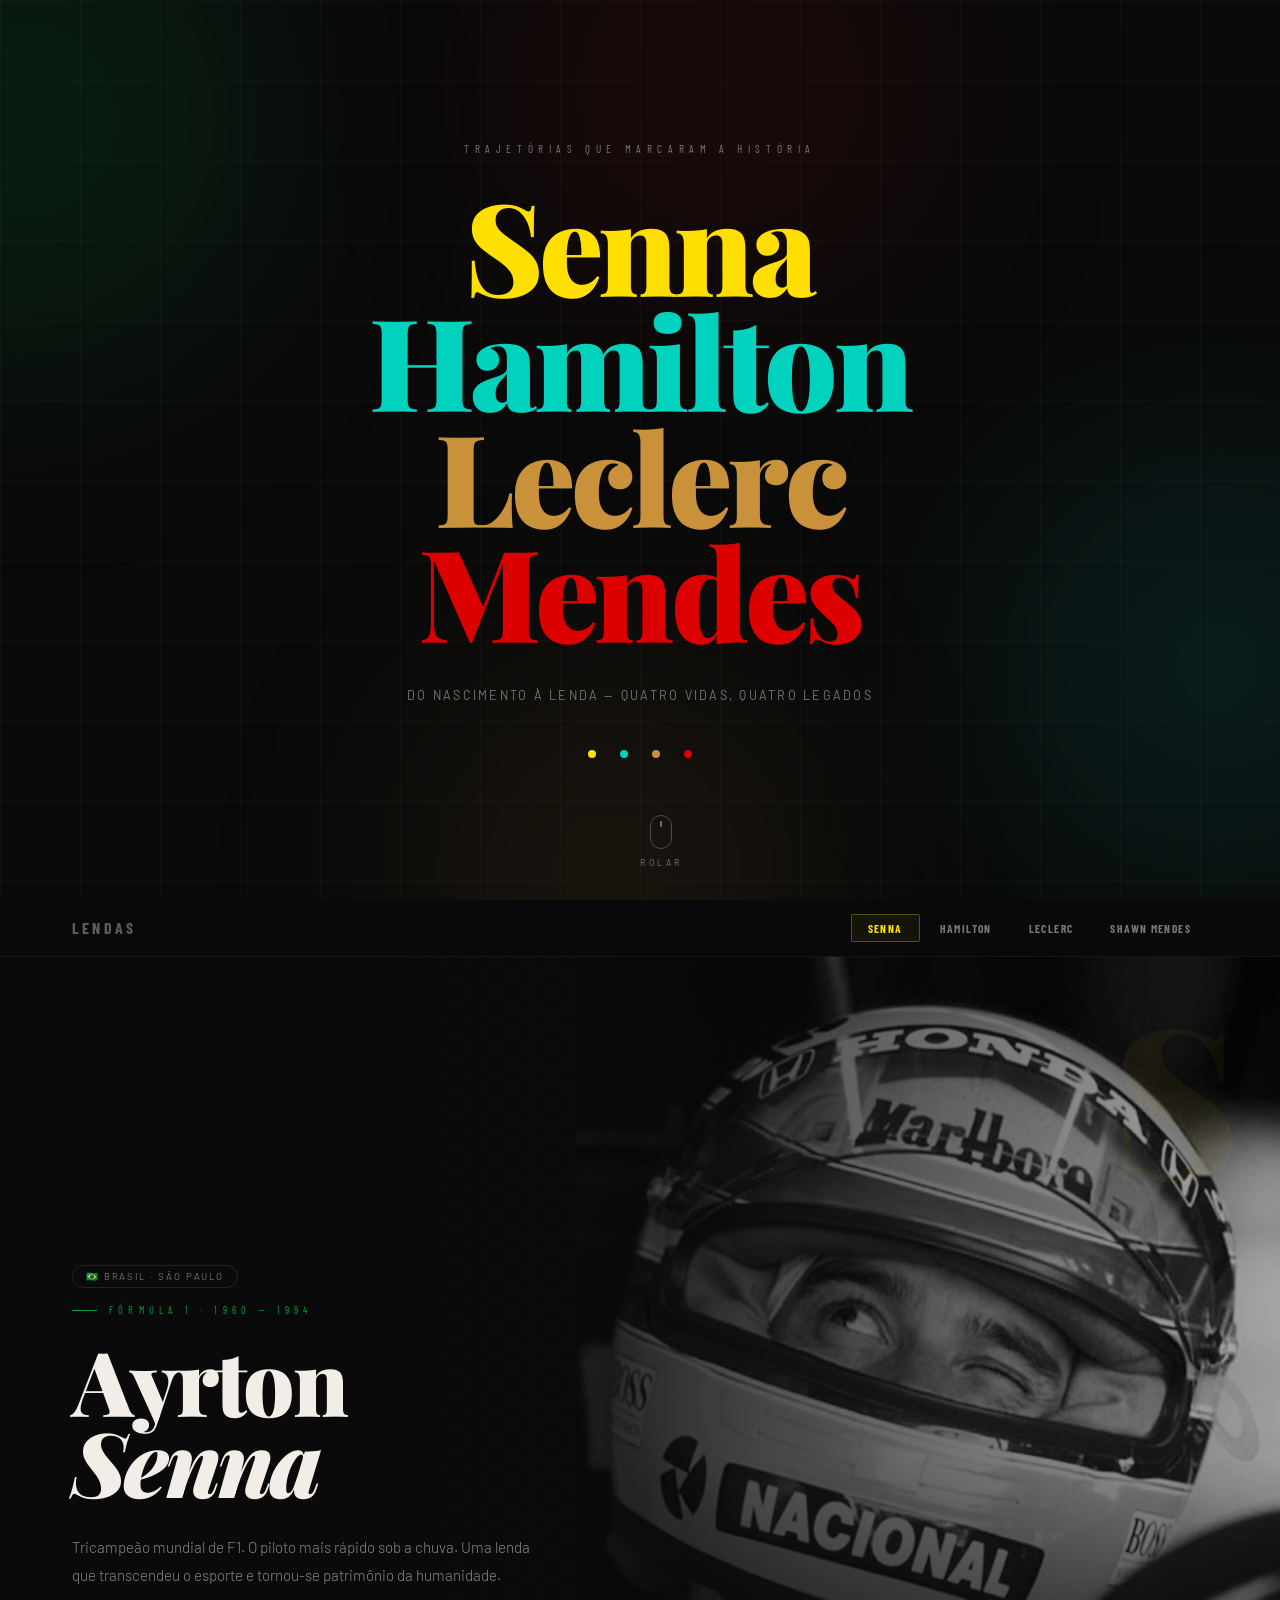
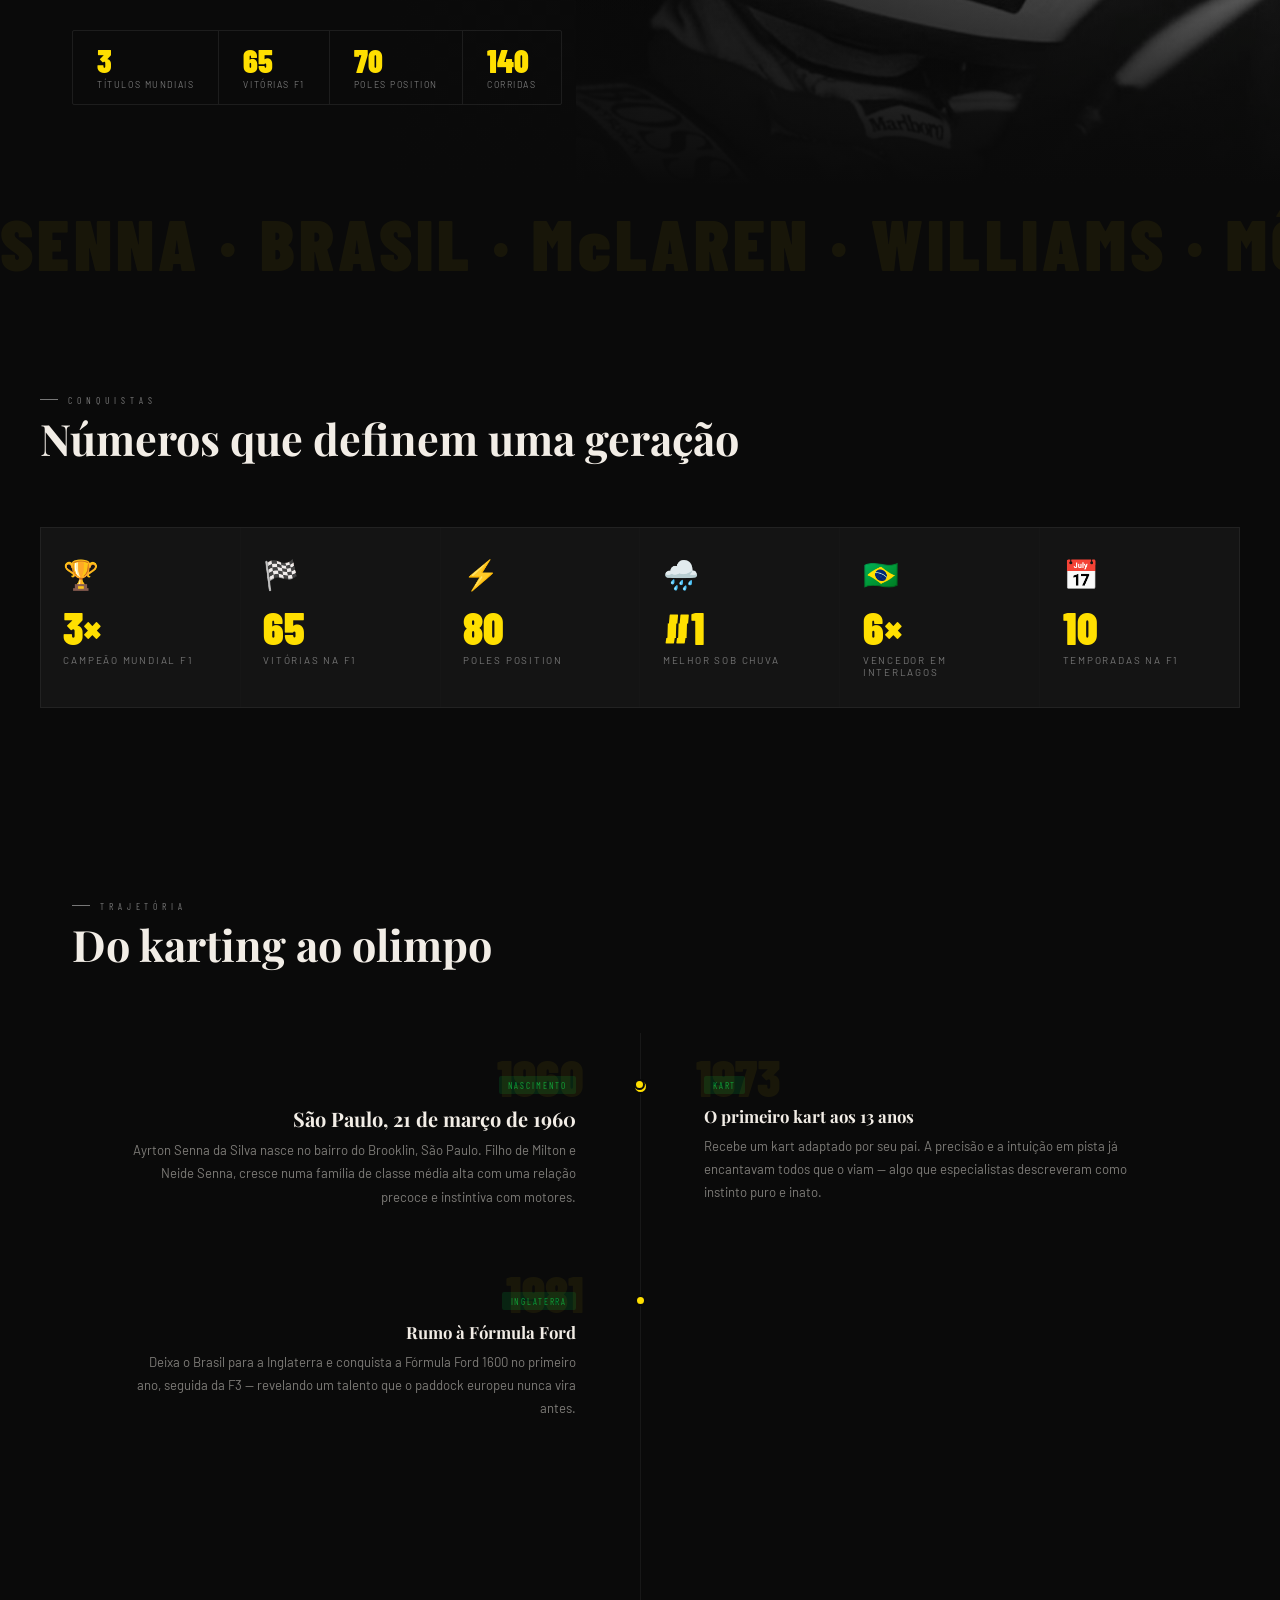
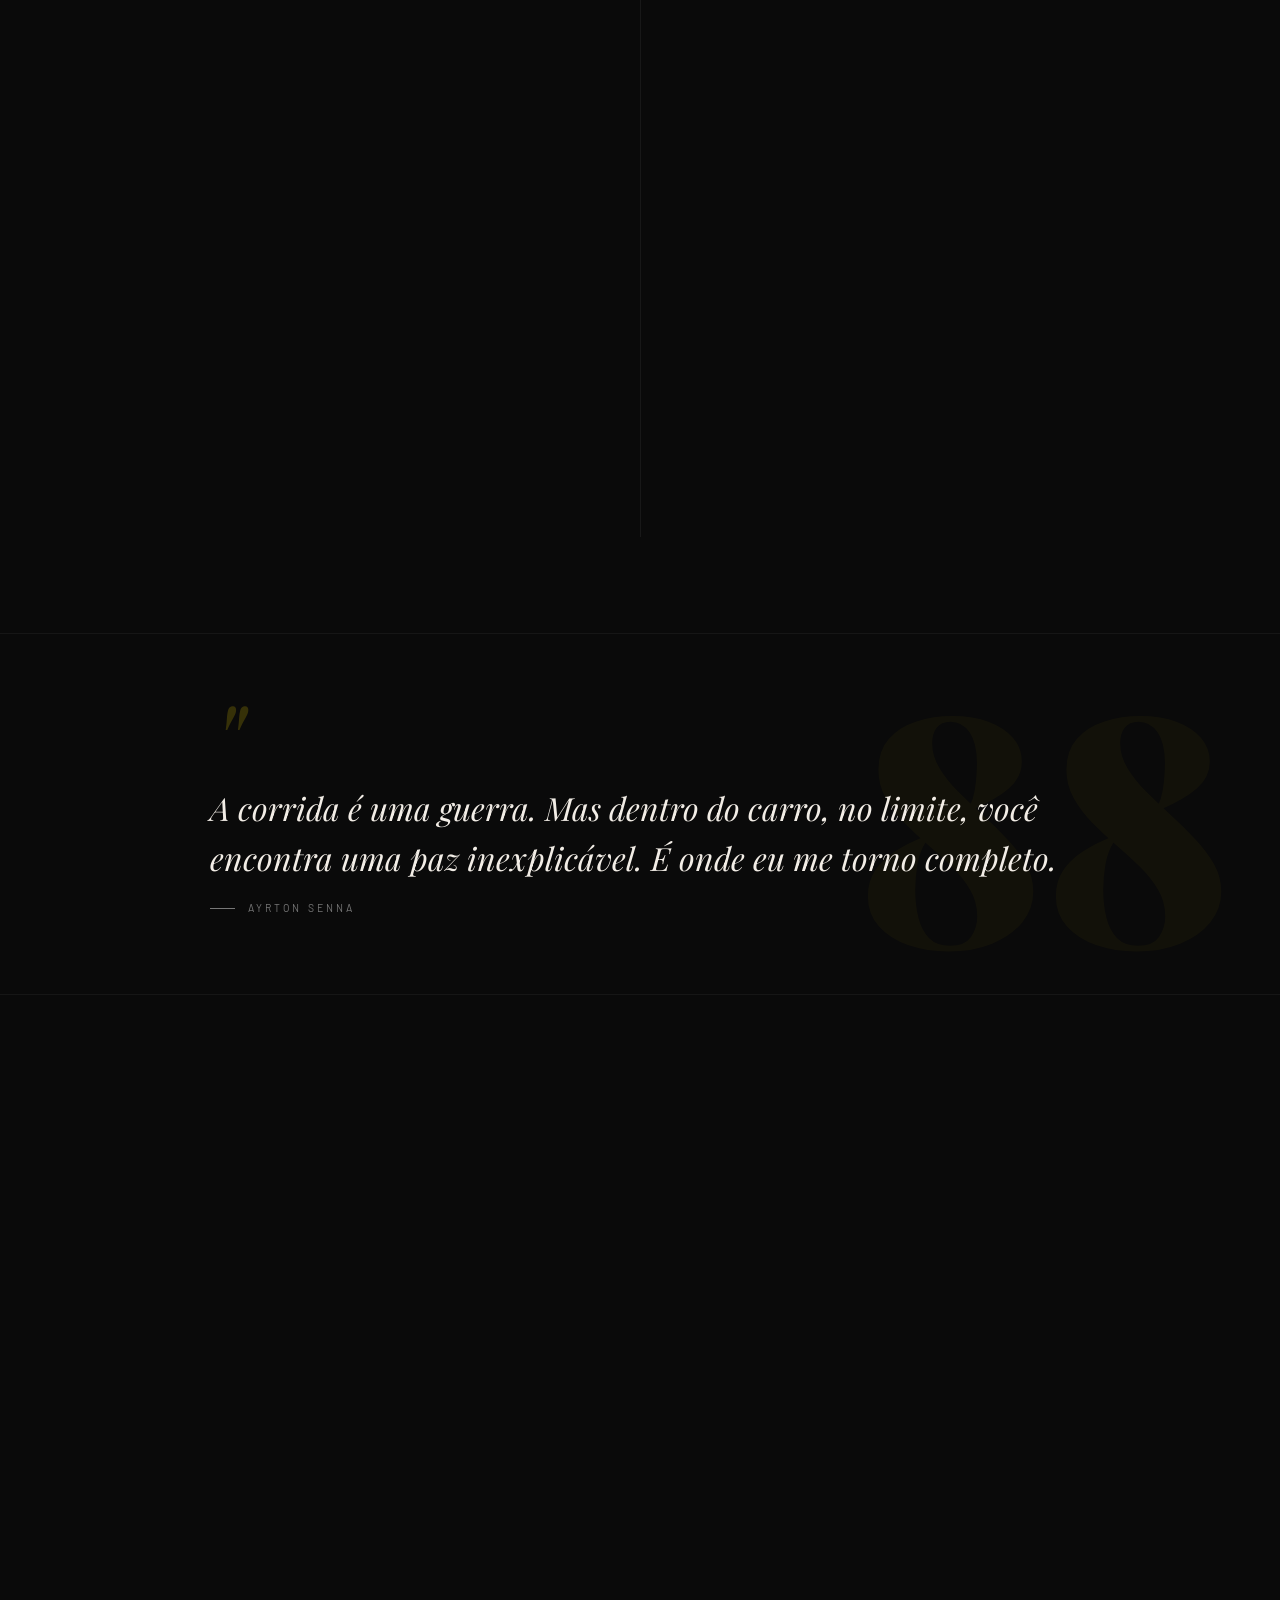
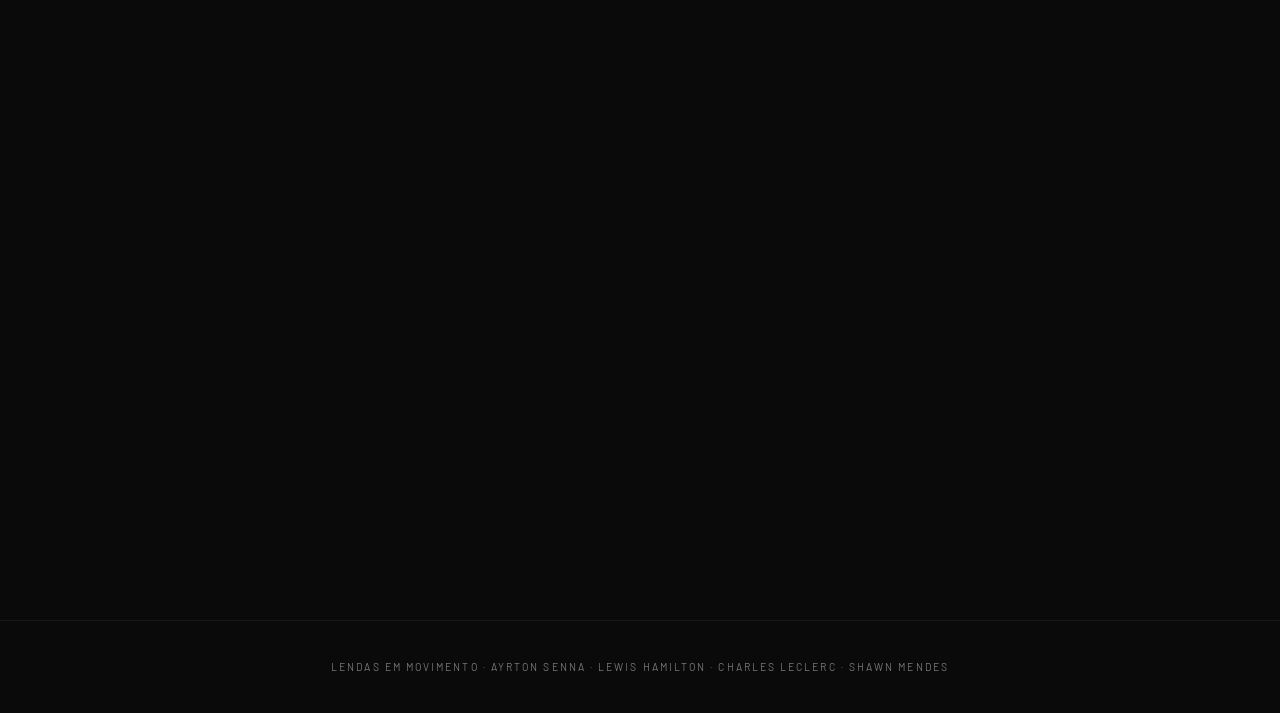
<file: index.html>
<!DOCTYPE html>
<html lang="pt-BR">
<head>
<meta charset="UTF-8"/>
<meta name="viewport" content="width=device-width,initial-scale=1.0"/>
<title>Lendas em Movimento</title>
<link href="https://fonts.googleapis.com/css2?family=Playfair+Display:ital,wght@0,400;0,700;0,900;1,400;1,700&family=Barlow:wght@300;400;500;600;700&family=Barlow+Condensed:wght@400;700;900&display=swap" rel="stylesheet"/>
<style>
*,*::before,*::after{box-sizing:border-box;margin:0;padding:0}
html{scroll-behavior:smooth}
:root{
  --bg:#0a0a0a;--surface:#141414;--surface2:#1c1c1c;--text:#f2ede6;--muted:#777;
  --s1:#009c3b;--s2:#FFDF00;--s3:#002776;
  --h1:#00D2BE;--h2:#c0c0c0;--h3:#005a52;
  --m1:#c8913a;--m2:#f5d89e;--m3:#3d2b00;
  --l1:#DC0000;--l2:#e8c43c;--l3:#7a0000;
}
body{font-family:'Barlow',sans-serif;background:var(--bg);color:var(--text);overflow-x:hidden}
::-webkit-scrollbar{width:3px}::-webkit-scrollbar-track{background:var(--bg)}::-webkit-scrollbar-thumb{background:var(--muted)}

/* ── HERO ── */
.hero{height:100vh;position:relative;display:flex;align-items:center;justify-content:center;overflow:hidden}
.hero-grid{position:absolute;inset:0;background-image:linear-gradient(rgba(255,255,255,.025) 1px,transparent 1px),linear-gradient(90deg,rgba(255,255,255,.025) 1px,transparent 1px);background-size:80px 80px}
.hglows{position:absolute;inset:0;pointer-events:none}
.hglows span{position:absolute;border-radius:50%;filter:blur(130px);animation:glow 7s ease-in-out infinite alternate}
.hglows span:nth-child(1){width:420px;height:420px;background:rgba(0,156,59,.18);left:-15%;top:-10%;animation-delay:0s}
.hglows span:nth-child(2){width:380px;height:380px;background:rgba(0,210,190,.13);right:-10%;bottom:5%;animation-delay:2.5s}
.hglows span:nth-child(3){width:330px;height:330px;background:rgba(200,145,58,.12);left:35%;bottom:-15%;animation-delay:5s}
.hglows span:nth-child(4){width:350px;height:350px;background:rgba(220,0,0,.12);right:30%;top:-10%;animation-delay:3.5s}
@keyframes glow{from{opacity:.4;transform:scale(1)}to{opacity:1;transform:scale(1.25)}}
.hero-content{position:relative;z-index:2;text-align:center;padding:2rem}
.hero-eyebrow{font-family:'Barlow Condensed',sans-serif;font-size:.7rem;letter-spacing:.5em;text-transform:uppercase;color:var(--muted);margin-bottom:2rem;opacity:0;animation:fadeUp .8s .3s forwards}
.hero-title{font-family:'Playfair Display',serif;font-size:clamp(3rem,10vw,8.5rem);font-weight:900;line-height:.9;letter-spacing:-.03em;margin-bottom:2.5rem}
.hero-title .line{display:block;opacity:0;animation:lineIn 1s forwards;cursor:pointer;transition:opacity .2s}
.hero-title .line:hover{opacity:.65}
.hero-title .line:nth-child(1){animation-delay:.5s;color:var(--s2)}
.hero-title .line:nth-child(2){animation-delay:.72s;color:var(--h1)}
.hero-title .line:nth-child(3){animation-delay:.94s;color:var(--m1)}
.hero-title .line:nth-child(4){animation-delay:1.16s;color:var(--l1)}
@keyframes lineIn{from{opacity:0;transform:translateX(-50px) skewX(-6deg)}to{opacity:1;transform:none}}
.hero-sub{font-size:.78rem;letter-spacing:.18em;text-transform:uppercase;color:var(--muted);opacity:0;animation:fadeUp .8s 1.5s forwards;margin-bottom:3rem}
.hero-dots{display:flex;gap:1.5rem;justify-content:center;opacity:0;animation:fadeUp .8s 1.8s forwards}
.hdot{width:8px;height:8px;border-radius:50%;cursor:pointer;transition:transform .3s}
.hdot:nth-child(1){background:var(--s2)}.hdot:nth-child(2){background:var(--h1)}.hdot:nth-child(3){background:var(--m1)}.hdot:nth-child(4){background:var(--l1)}
.hdot:hover{transform:scale(2.2)}
.hero-scroll{position:absolute;bottom:2rem;left:50%;transform:translateX(-50%);opacity:0;animation:fadeUp .8s 2.2s forwards;cursor:pointer;display:flex;flex-direction:column;align-items:center;gap:.5rem}
.hero-scroll span{font-size:.55rem;letter-spacing:.4em;text-transform:uppercase;color:var(--muted)}
.mouse{width:22px;height:34px;border:1.5px solid rgba(255,255,255,.25);border-radius:11px;display:flex;justify-content:center;padding-top:5px}
.wheel{width:2px;height:6px;background:rgba(255,255,255,.4);border-radius:1px;animation:wh 1.5s ease-in-out infinite}
@keyframes wh{0%,100%{transform:translateY(0);opacity:1}50%{transform:translateY(6px);opacity:.2}}

/* ── NAV ── */
nav{position:sticky;top:0;z-index:200;background:rgba(10,10,10,.92);backdrop-filter:blur(20px);border-bottom:1px solid rgba(255,255,255,.05)}
.nav-inner{max-width:1200px;margin:0 auto;display:flex;align-items:center;justify-content:space-between;padding:.85rem 2rem}
.nav-logo{font-family:'Barlow Condensed',sans-serif;font-size:1rem;font-weight:700;letter-spacing:.2em;text-transform:uppercase;color:rgba(255,255,255,.35)}
.nav-tabs{display:flex;gap:3px}
.nav-tab{background:none;border:1px solid transparent;cursor:pointer;padding:.4rem 1rem;font-family:'Barlow Condensed',sans-serif;font-size:.72rem;font-weight:700;letter-spacing:.12em;text-transform:uppercase;color:var(--muted);border-radius:2px;transition:all .25s}
.nav-tab:hover{color:var(--text)}
.nav-tab[data-p="senna"].active{color:var(--s2);border-color:rgba(255,223,0,.3);background:rgba(255,223,0,.05)}
.nav-tab[data-p="hamilton"].active{color:var(--h1);border-color:rgba(0,210,190,.3);background:rgba(0,210,190,.05)}
.nav-tab[data-p="shawn"].active{color:var(--m1);border-color:rgba(200,145,58,.3);background:rgba(200,145,58,.05)}
.nav-tab[data-p="leclerc"].active{color:var(--l1);border-color:rgba(220,0,0,.3);background:rgba(220,0,0,.05)}

/* ── SECTIONS ── */
.psec{display:none}.psec.active{display:block}

/* ── PROFILE HERO ── */
.phero{position:relative;min-height:92vh;display:flex;align-items:flex-end;overflow:hidden}
.phero-img{position:absolute;right:0;top:0;height:100%;width:55%;object-fit:cover;object-position:top center;filter:grayscale(12%) contrast(1.08)}
.phero-fade{position:absolute;inset:0;background:linear-gradient(90deg,var(--bg) 30%,rgba(10,10,10,.7) 60%,rgba(10,10,10,.35) 100%)}
.phero-bottom{position:absolute;bottom:0;left:0;right:0;height:40%;background:linear-gradient(to top,var(--bg),transparent)}
.emblem{position:absolute;top:2rem;right:2.5rem;font-family:'Playfair Display',serif;font-size:13rem;font-weight:900;line-height:1;opacity:.04;pointer-events:none;user-select:none;z-index:1}
.phero-content{position:relative;z-index:3;padding:5rem 2rem 5rem;max-width:1200px;margin:0 auto;width:100%}
.p-eyebrow{font-family:'Barlow Condensed',sans-serif;font-size:.65rem;letter-spacing:.5em;text-transform:uppercase;margin-bottom:1.5rem;display:flex;align-items:center;gap:.75rem}
.p-eyebrow::before{content:'';width:25px;height:1px;display:block}
.senna-section .p-eyebrow{color:var(--s1)}.senna-section .p-eyebrow::before{background:var(--s1)}
.hamilton-section .p-eyebrow{color:var(--h1)}.hamilton-section .p-eyebrow::before{background:var(--h1)}
.shawn-section .p-eyebrow{color:var(--m1)}.shawn-section .p-eyebrow::before{background:var(--m1)}
.leclerc-section .p-eyebrow{color:var(--l1)}.leclerc-section .p-eyebrow::before{background:var(--l1)}
.p-name{font-family:'Playfair Display',serif;font-size:clamp(3.5rem,7vw,7.5rem);font-weight:900;line-height:.9;margin-bottom:2rem;letter-spacing:-.03em}
.p-name em{font-style:italic;display:block}
.p-tagline{font-size:.95rem;color:rgba(242,237,230,.55);font-weight:300;line-height:1.85;max-width:480px;margin-bottom:2.5rem}
.nbadge{display:inline-flex;align-items:center;gap:.5rem;padding:.3rem .8rem;border:1px solid rgba(255,255,255,.1);border-radius:100px;font-size:.6rem;letter-spacing:.2em;text-transform:uppercase;color:var(--muted);margin-bottom:1rem}
.stats-bar{display:flex;gap:0;border:1px solid rgba(255,255,255,.08);width:fit-content;overflow:hidden;border-radius:2px}
.stat-item{padding:.85rem 1.5rem;border-right:1px solid rgba(255,255,255,.08)}
.stat-item:last-child{border-right:none}
.stat-n{font-family:'Barlow Condensed',sans-serif;font-size:2rem;font-weight:900;line-height:1;display:block}
.stat-l{font-size:.55rem;letter-spacing:.18em;text-transform:uppercase;color:var(--muted);display:block;margin-top:.2rem}
.senna-section .stat-n{color:var(--s2)}.hamilton-section .stat-n{color:var(--h1)}.shawn-section .stat-n{color:var(--m1)}.leclerc-section .stat-n{color:var(--l1)}

/* ── SVG DECORATIONS ── */
.circuit-deco{position:absolute;right:0;bottom:0;width:580px;height:580px;opacity:.07;pointer-events:none}
.speed-lines{position:absolute;right:-60px;top:50%;transform:translateY(-50%);opacity:.07;pointer-events:none}
.music-staff{position:absolute;right:0;top:50%;transform:translateY(-50%);opacity:.06;pointer-events:none}
.ferrari-deco{position:absolute;right:0;bottom:0;opacity:.07;pointer-events:none}

/* ── DECO STRIP ── */
.deco-strip{overflow:hidden;opacity:.055;white-space:nowrap;font-family:'Barlow Condensed',sans-serif;font-size:4.5rem;font-weight:900;letter-spacing:.06em;border-top:1px solid rgba(255,255,255,.05);padding:.8rem 0}
.deco-inner{display:inline-flex;animation:mscroll 25s linear infinite}
.deco-strip:hover .deco-inner{animation-play-state:paused}
@keyframes mscroll{from{transform:translateX(0)}to{transform:translateX(-50%)}}
.senna-section .deco-strip{color:var(--s2)}.hamilton-section .deco-strip{color:var(--h1)}.shawn-section .deco-strip{color:var(--m1)}.leclerc-section .deco-strip{color:var(--l1)}

/* ── LAYOUT ── */
.wrap{max-width:1200px;margin:0 auto;padding:0 2rem}
.section{padding:6rem 0}
.sh{margin-bottom:4rem}
.s-label{font-family:'Barlow Condensed',sans-serif;font-size:.6rem;letter-spacing:.5em;text-transform:uppercase;color:var(--muted);display:flex;align-items:center;gap:.65rem;margin-bottom:.6rem}
.s-label::before{content:'';width:18px;height:1px;background:currentColor;display:block}
.s-title{font-family:'Playfair Display',serif;font-size:clamp(1.8rem,3.5vw,2.7rem);font-weight:700;line-height:1.1}

/* ── ACHIEVEMENTS ── */
.ach-grid{display:grid;grid-template-columns:repeat(auto-fit,minmax(180px,1fr));gap:1px;background:rgba(255,255,255,.05);border:1px solid rgba(255,255,255,.05);overflow:hidden}
.ach-card{background:var(--surface);padding:1.8rem 1.4rem;position:relative;overflow:hidden;transition:background .3s}
.ach-card:hover{background:var(--surface2)}
.ach-icon{font-size:1.8rem;margin-bottom:.8rem;display:block}
.ach-val{font-family:'Barlow Condensed',sans-serif;font-size:2.8rem;font-weight:900;line-height:1;margin-bottom:.25rem;display:block}
.ach-lbl{font-size:.62rem;letter-spacing:.18em;text-transform:uppercase;color:var(--muted);display:block}
.senna-section .ach-val{color:var(--s2)}.hamilton-section .ach-val{color:var(--h1)}.shawn-section .ach-val{color:var(--m1)}.leclerc-section .ach-val{color:var(--l1)}
.ach-card::before{content:'';position:absolute;inset:0;opacity:0;transition:opacity .3s;pointer-events:none}
.ach-card:hover::before{opacity:1}
.senna-section .ach-card:hover::before{background:radial-gradient(ellipse at 0 100%,rgba(0,156,59,.1),transparent 70%)}
.hamilton-section .ach-card:hover::before{background:radial-gradient(ellipse at 0 100%,rgba(0,210,190,.1),transparent 70%)}
.shawn-section .ach-card:hover::before{background:radial-gradient(ellipse at 0 100%,rgba(200,145,58,.1),transparent 70%)}
.leclerc-section .ach-card:hover::before{background:radial-gradient(ellipse at 0 100%,rgba(220,0,0,.1),transparent 70%)}

/* ── TIMELINE ── */
.tl-grid{display:grid;grid-template-columns:1fr 1fr;position:relative}
.tl-grid::before{content:'';position:absolute;left:50%;top:0;bottom:0;width:1px;background:rgba(255,255,255,.06)}
.tl-item{padding:2.5rem 3.5rem;position:relative;opacity:0;transform:translateY(18px);transition:opacity .6s,transform .6s}
.tl-item.vis{opacity:1;transform:none}
.tl-item:nth-child(odd){text-align:right;padding-right:4rem}
.tl-item:nth-child(even){padding-left:4rem}
.tl-item::after{content:'';position:absolute;width:11px;height:11px;border-radius:50%;border:2px solid var(--bg);top:2.9rem}
.tl-item:nth-child(odd)::after{right:-6px}.tl-item:nth-child(even)::after{left:-6px}
.senna-section .tl-item::after{background:var(--s2)}.hamilton-section .tl-item::after{background:var(--h1)}.shawn-section .tl-item::after{background:var(--m1)}.leclerc-section .tl-item::after{background:var(--l1)}
.tl-bg-year{position:absolute;font-family:'Barlow Condensed',sans-serif;font-size:3.2rem;font-weight:900;opacity:.06;top:.8rem;pointer-events:none}
.tl-item:nth-child(odd) .tl-bg-year{right:3.5rem}.tl-item:nth-child(even) .tl-bg-year{left:3.5rem}
.senna-section .tl-bg-year{color:var(--s2)}.hamilton-section .tl-bg-year{color:var(--h1)}.shawn-section .tl-bg-year{color:var(--m1)}.leclerc-section .tl-bg-year{color:var(--l1)}
.tl-tag{font-family:'Barlow Condensed',sans-serif;font-size:.58rem;letter-spacing:.2em;text-transform:uppercase;padding:.22rem .55rem;border-radius:2px;display:inline-block;margin-bottom:.7rem}
.senna-section .tl-tag{background:rgba(0,156,59,.18);color:var(--s1)}.hamilton-section .tl-tag{background:rgba(0,210,190,.12);color:var(--h1)}.shawn-section .tl-tag{background:rgba(200,145,58,.18);color:var(--m1)}.leclerc-section .tl-tag{background:rgba(220,0,0,.15);color:#ff6666}
.tl-head{font-family:'Playfair Display',serif;font-size:1.05rem;font-weight:700;margin-bottom:.45rem;line-height:1.3}
.tl-body{font-size:.82rem;color:rgba(242,237,230,.5);line-height:1.78}
.tl-feat .tl-head{font-size:1.25rem}
.tl-feat::after{width:15px!important;height:15px!important}
.tl-feat:nth-child(odd)::after{right:-8px!important}.tl-feat:nth-child(even)::after{left:-8px!important}
.tl-full{grid-column:span 2;text-align:center!important;padding:3rem 5rem!important;border-top:1px solid rgba(255,255,255,.05)}
.tl-full::after{display:none}

/* ── QUOTE BANNER ── */
.qbanner{padding:5rem 2rem;position:relative;overflow:hidden;border-top:1px solid rgba(255,255,255,.05);border-bottom:1px solid rgba(255,255,255,.05)}
.qbanner-num{position:absolute;font-family:'Playfair Display',serif;font-size:20rem;font-weight:900;line-height:1;top:50%;right:3rem;transform:translateY(-50%);opacity:.03;pointer-events:none;user-select:none}
.senna-section .qbanner-num{color:var(--s2)}.hamilton-section .qbanner-num{color:var(--h1)}.shawn-section .qbanner-num{color:var(--m1)}.leclerc-section .qbanner-num{color:var(--l1)}
.qinner{max-width:860px;margin:0 auto;position:relative;z-index:2}
.qmark{font-family:'Playfair Display',serif;font-size:7rem;line-height:.5;font-style:italic;opacity:.18;display:block;margin-bottom:.8rem}
.senna-section .qmark{color:var(--s2)}.hamilton-section .qmark{color:var(--h1)}.shawn-section .qmark{color:var(--m1)}.leclerc-section .qmark{color:var(--l1)}
.qtext{font-family:'Playfair Display',serif;font-size:clamp(1.4rem,2.5vw,2rem);font-style:italic;line-height:1.55;margin-bottom:1.25rem}
.qattr{font-size:.65rem;letter-spacing:.3em;text-transform:uppercase;color:var(--muted);display:flex;align-items:center;gap:.8rem}
.qattr::before{content:'';width:25px;height:1px;background:var(--muted)}

/* ── RIVALS GRID ── */
.rivals-grid{display:grid;grid-template-columns:repeat(auto-fit,minmax(240px,1fr));gap:1rem}
.rcard{border:1px solid rgba(255,255,255,.06);padding:1.4rem;background:var(--surface);transition:border-color .3s,background .3s;position:relative;overflow:hidden;border-radius:2px}
.rcard:hover{background:var(--surface2)}
.senna-section .rcard:hover{border-color:rgba(0,156,59,.3)}.hamilton-section .rcard:hover{border-color:rgba(0,210,190,.3)}.shawn-section .rcard:hover{border-color:rgba(200,145,58,.3)}.leclerc-section .rcard:hover{border-color:rgba(220,0,0,.3)}
.rcard-top{display:flex;align-items:center;gap:.9rem;margin-bottom:.7rem}
.ravatar{width:46px;height:46px;border-radius:50%;display:flex;align-items:center;justify-content:center;font-family:'Barlow Condensed',sans-serif;font-size:1.1rem;font-weight:900;flex-shrink:0}
.senna-section .ravatar{background:rgba(0,156,59,.12);color:var(--s1);border:1px solid rgba(0,156,59,.2)}
.hamilton-section .ravatar{background:rgba(0,210,190,.08);color:var(--h1);border:1px solid rgba(0,210,190,.18)}
.shawn-section .ravatar{background:rgba(200,145,58,.1);color:var(--m1);border:1px solid rgba(200,145,58,.2)}
.leclerc-section .ravatar{background:rgba(220,0,0,.1);color:#ff6666;border:1px solid rgba(220,0,0,.2)}
.rname{font-family:'Barlow Condensed',sans-serif;font-size:.95rem;font-weight:700;letter-spacing:.05em;text-transform:uppercase}
.rrole{font-size:.68rem;color:var(--muted)}
.rdesc{font-size:.8rem;color:rgba(242,237,230,.48);line-height:1.65}
.rtag{position:absolute;top:.7rem;right:.7rem;font-size:.52rem;letter-spacing:.18em;text-transform:uppercase;padding:.18rem .45rem;border-radius:100px}
.senna-section .rtag{background:rgba(0,156,59,.15);color:var(--s1)}.hamilton-section .rtag{background:rgba(0,210,190,.1);color:var(--h1)}.shawn-section .rtag{background:rgba(200,145,58,.1);color:var(--m1)}.leclerc-section .rtag{background:rgba(220,0,0,.12);color:#ff6666}

/* ── OPINION ── */
.op-wrap{display:grid;grid-template-columns:1fr 1.3fr;gap:5rem;align-items:start}
.verdict{padding:1.8rem;border-left:3px solid;margin-bottom:2rem}
.senna-section .verdict{border-color:var(--s2);background:rgba(255,223,0,.03)}.hamilton-section .verdict{border-color:var(--h1);background:rgba(0,210,190,.03)}.shawn-section .verdict{border-color:var(--m1);background:rgba(200,145,58,.03)}.leclerc-section .verdict{border-color:var(--l1);background:rgba(220,0,0,.03)}
.vscore{font-family:'Barlow Condensed',sans-serif;font-size:3.8rem;font-weight:900;line-height:1}
.senna-section .vscore{color:var(--s2)}.hamilton-section .vscore{color:var(--h1)}.shawn-section .vscore{color:var(--m1)}.leclerc-section .vscore{color:var(--l1)}
.vsub{font-size:.62rem;letter-spacing:.2em;text-transform:uppercase;color:var(--muted)}
.traits{display:flex;flex-direction:column;gap:.8rem}
.trait{display:flex;flex-direction:column;gap:.35rem}
.trait-top{display:flex;justify-content:space-between;font-size:.7rem}
.trait-name{color:var(--muted);letter-spacing:.1em;text-transform:uppercase}
.trait-val{font-weight:600}
.senna-section .trait-val{color:var(--s2)}.hamilton-section .trait-val{color:var(--h1)}.shawn-section .trait-val{color:var(--m1)}.leclerc-section .trait-val{color:var(--l1)}
.trait-bar{height:2px;background:rgba(255,255,255,.08);border-radius:1px;overflow:hidden}
.trait-fill{height:100%;border-radius:1px;width:0;transition:width 1.3s cubic-bezier(.16,1,.3,1)}
.senna-section .trait-fill{background:linear-gradient(90deg,var(--s1),var(--s2))}.hamilton-section .trait-fill{background:linear-gradient(90deg,var(--h3),var(--h1))}.shawn-section .trait-fill{background:linear-gradient(90deg,var(--m3),var(--m1))}.leclerc-section .trait-fill{background:linear-gradient(90deg,var(--l3),var(--l1))}
.op-text p{font-size:.9rem;color:rgba(242,237,230,.58);line-height:1.92;margin-bottom:1.2rem}
.op-text .lead{font-size:1.05rem;color:var(--text);font-weight:500;line-height:1.75}

/* ── FOOTER ── */
footer{border-top:1px solid rgba(255,255,255,.05);padding:2.5rem 2rem;text-align:center}
footer p{font-size:.65rem;letter-spacing:.2em;text-transform:uppercase;color:var(--muted)}

/* ── UTILS ── */
@keyframes fadeUp{from{opacity:0;transform:translateY(18px)}to{opacity:1;transform:translateY(0)}}
.reveal{opacity:0;transform:translateY(24px);transition:opacity .65s,transform .65s}
.reveal.vis{opacity:1;transform:none}

/* ── RESPONSIVE ── */
@media(max-width:860px){
  .tl-grid{grid-template-columns:1fr}.tl-grid::before{left:1rem}
  .tl-item:nth-child(odd),.tl-item:nth-child(even){text-align:left;padding:2rem 1.5rem 2rem 3rem}
  .tl-item::after,.tl-item:nth-child(odd)::after,.tl-item:nth-child(even)::after{left:-1px!important;right:auto!important}
  .tl-bg-year{display:none}.tl-full{padding:2rem 1.5rem!important}
  .op-wrap{grid-template-columns:1fr}.phero-img,.phero-fade{display:none}
  .stats-bar{flex-wrap:wrap}.nav-tab{padding:.4rem .7rem;font-size:.65rem}
}
</style>
</head>
<body>

<!-- ═══════════ HERO ═══════════ -->
<section class="hero">
  <div class="hero-grid"></div>
  <div class="hglows"><span></span><span></span><span></span><span></span></div>
  <div class="hero-content">
    <p class="hero-eyebrow">Trajetórias que marcaram a história</p>
    <h1 class="hero-title">
      <span class="line" onclick="showP('senna')">Senna</span>
      <span class="line" onclick="showP('hamilton')">Hamilton</span>
      <span class="line" onclick="showP('leclerc')">Leclerc</span>
      <span class="line" onclick="showP('shawn')">Mendes</span>
    </h1>
    <p class="hero-sub">Do nascimento à lenda — quatro vidas, quatro legados</p>
    <div class="hero-dots">
      <div class="hdot" onclick="showP('senna')" title="Ayrton Senna"></div>
      <div class="hdot" onclick="showP('hamilton')" title="Lewis Hamilton"></div>
      <div class="hdot" onclick="showP('leclerc')" title="Charles Leclerc"></div>
      <div class="hdot" onclick="showP('shawn')" title="Shawn Mendes"></div>
    </div>
  </div>
  <div class="hero-scroll" onclick="document.getElementById('nav').scrollIntoView({behavior:'smooth'})">
    <div class="mouse"><div class="wheel"></div></div>
    <span>Rolar</span>
  </div>
</section>

<!-- ═══════════ NAV ═══════════ -->
<nav id="nav">
  <div class="nav-inner">
    <span class="nav-logo">Lendas</span>
    <div class="nav-tabs">
      <button class="nav-tab active" data-p="senna"   onclick="showP('senna')">Senna</button>
      <button class="nav-tab"        data-p="hamilton" onclick="showP('hamilton')">Hamilton</button>
      <button class="nav-tab"        data-p="leclerc"  onclick="showP('leclerc')">Leclerc</button>
      <button class="nav-tab"        data-p="shawn"   onclick="showP('shawn')">Shawn Mendes</button>
    </div>
  </div>
</nav>

<!-- ═══════════════════════════════
     SENNA
═══════════════════════════════ -->
<div class="psec senna-section active" id="sec-senna">
  <div class="phero">
    <div style="position:absolute;inset:0;opacity:.03;background:repeating-conic-gradient(#fff 0% 25%,#000 0% 50%) 0 0/28px 28px;pointer-events:none"></div>
    <svg class="circuit-deco" viewBox="0 0 580 580" fill="none"><path d="M520 80Q545 80 545 105L545 290Q545 400 440 400L180 400Q85 400 85 290L85 190Q85 130 150 110L390 80Q480 60 520 80Z" stroke="#FFDF00" stroke-width="3.5" fill="none"/><path d="M520 80Q545 80 545 105L545 290Q545 400 440 400L180 400Q85 400 85 290L85 190Q85 130 150 110L390 80Q480 60 520 80Z" stroke="#009c3b" stroke-width="1.5" fill="none" stroke-dasharray="9 14" opacity=".7"/><circle cx="520" cy="80" r="6" fill="#FFDF00" opacity=".9"/><circle cx="85" cy="190" r="4" fill="#009c3b" opacity=".9"/><circle cx="440" cy="400" r="4" fill="#009c3b" opacity=".9"/><line x1="520" y1="65" x2="520" y2="95" stroke="#FFDF00" stroke-width="3"/><circle cx="300" cy="240" r="60" stroke="#009c3b" stroke-width="1" fill="none" opacity=".3"/><circle cx="300" cy="240" r="40" stroke="#002776" stroke-width="1" fill="none" opacity=".3"/></svg>
    <img class="phero-img" src="assets/Suzuka.jpeg" alt="Ayrton Senna" onerror="this.style.display='none'"/>
    <div class="phero-fade"></div><div class="phero-bottom"></div>
    <div class="emblem" style="color:var(--s2)">S</div>
    <div class="phero-content">
      <div class="nbadge">🇧🇷 Brasil · São Paulo</div>
      <p class="p-eyebrow">Fórmula 1 · 1960 — 1994</p>
      <h2 class="p-name">Ayrton<em>Senna</em></h2>
      <p class="p-tagline">Tricampeão mundial de F1. O piloto mais rápido sob a chuva. Uma lenda que transcendeu o esporte e tornou-se patrimônio da humanidade.</p>
      <div class="stats-bar">
        <div class="stat-item"><span class="stat-n" data-target="3">0</span><span class="stat-l">Títulos Mundiais</span></div>
        <div class="stat-item"><span class="stat-n" data-target="65">0</span><span class="stat-l">Vitórias F1</span></div>
        <div class="stat-item"><span class="stat-n" data-target="80">0</span><span class="stat-l">Poles Position</span></div>
        <div class="stat-item"><span class="stat-n" data-target="161">0</span><span class="stat-l">Corridas</span></div>
      </div>
    </div>
  </div>
  <div class="deco-strip" aria-hidden="true"><div class="deco-inner"><span>SENNA · BRASIL · McLAREN · WILLIAMS · MÔNACO · ÍMOLA · INTERLAGOS · 1988 · 1990 · 1991 · CAMPEÃO MUNDIAL · SENNA · BRASIL · McLAREN · WILLIAMS · MÔNACO · ÍMOLA · INTERLAGOS · 1988 · 1990 · 1991 · CAMPEÃO MUNDIAL ·&nbsp;</span><span>SENNA · BRASIL · McLAREN · WILLIAMS · MÔNACO · ÍMOLA · INTERLAGOS · 1988 · 1990 · 1991 · CAMPEÃO MUNDIAL · SENNA · BRASIL · McLAREN · WILLIAMS · MÔNACO · ÍMOLA · INTERLAGOS · 1988 · 1990 · 1991 · CAMPEÃO MUNDIAL ·&nbsp;</span></div></div>
  <div class="section wrap">
    <div class="sh reveal"><p class="s-label">Conquistas</p><h3 class="s-title">Números que definem uma geração</h3></div>
    <div class="ach-grid">
      <div class="ach-card reveal"><span class="ach-icon">🏆</span><span class="ach-val">3×</span><span class="ach-lbl">Campeão Mundial F1</span></div>
      <div class="ach-card reveal"><span class="ach-icon">🏁</span><span class="ach-val">65</span><span class="ach-lbl">Vitórias na F1</span></div>
      <div class="ach-card reveal"><span class="ach-icon">⚡</span><span class="ach-val">80</span><span class="ach-lbl">Poles Position</span></div>
      <div class="ach-card reveal"><span class="ach-icon">🌧️</span><span class="ach-val">#1</span><span class="ach-lbl">Melhor sob chuva</span></div>
      <div class="ach-card reveal"><span class="ach-icon">🇧🇷</span><span class="ach-val">6×</span><span class="ach-lbl">Vencedor em Interlagos</span></div>
      <div class="ach-card reveal"><span class="ach-icon">📅</span><span class="ach-val">10</span><span class="ach-lbl">Temporadas na F1</span></div>
    </div>
  </div>
  <div class="section">
    <div class="wrap"><div class="sh reveal"><p class="s-label">Trajetória</p><h3 class="s-title">Do karting ao olimpo</h3></div></div>
    <div class="wrap"><div class="tl-grid">
      <div class="tl-item tl-feat reveal"><span class="tl-bg-year">1960</span><span class="tl-tag">Nascimento</span><h4 class="tl-head">São Paulo, 21 de março de 1960</h4><p class="tl-body">Ayrton Senna da Silva nasce no bairro do Brooklin, São Paulo. Filho de Milton e Neide Senna, cresce numa família de classe média alta com uma relação precoce e instintiva com motores.</p></div>
      <div class="tl-item reveal"><span class="tl-bg-year">1973</span><span class="tl-tag">Kart</span><h4 class="tl-head">O primeiro kart aos 13 anos</h4><p class="tl-body">Recebe um kart adaptado por seu pai. A precisão e a intuição em pista já encantavam todos que o viam — algo que especialistas descreveram como instinto puro e inato.</p></div>
      <div class="tl-item reveal"><span class="tl-bg-year">1981</span><span class="tl-tag">Inglaterra</span><h4 class="tl-head">Rumo à Fórmula Ford</h4><p class="tl-body">Deixa o Brasil para a Inglaterra e conquista a Fórmula Ford 1600 no primeiro ano, seguida da F3 — revelando um talento que o paddock europeu nunca vira antes.</p></div>
      <div class="tl-item reveal"><span class="tl-bg-year">1984</span><span class="tl-tag">Estreia F1</span><h4 class="tl-head">Toleman e a chuva de Mônaco</h4><p class="tl-body">Estreia pela Toleman. No GP de Mônaco sob chuva, recupera posições de forma sobrenatural e ameaça ultrapassar Prost quando a corrida é encerrada — o mundo havia descoberto algo extraordinário.</p></div>
      <div class="tl-item tl-feat reveal"><span class="tl-bg-year">1988</span><span class="tl-tag">Título I</span><h4 class="tl-head">McLaren — 1.º Título Mundial</h4><p class="tl-body">Na McLaren-Honda, vence 8 das 16 corridas numa temporada de dominância histórica. Início da maior rivalidade do automobilismo: o "Professor" Prost vs. o apaixonado "Mágico".</p></div>
      <div class="tl-item tl-feat reveal"><span class="tl-bg-year">1991</span><span class="tl-tag">Título III</span><h4 class="tl-head">Tricampeão — Choro em Interlagos</h4><p class="tl-body">Terceiro título conquistado com maestria. Vence o GP do Brasil e chora no pódio diante de sua nação — uma das imagens mais tocantes da história do esporte.</p></div>
      <div class="tl-item reveal"><span class="tl-bg-year">1993</span><span class="tl-tag">Obra-prima</span><h4 class="tl-head">A volta de Donington</h4><p class="tl-body">No GP da Europa, larga em 5.º e ultrapassa cinco carros numa única volta sob chuva para assumir a liderança. Unanimemente considerada a maior volta de corrida da história.</p></div>
      <div class="tl-item tl-full reveal"><span class="tl-tag">1 de maio de 1994 · Ímola</span><h4 class="tl-head" style="font-size:1.4rem;margin-top:.75rem">A tragédia que parou o mundo</h4><p class="tl-body" style="max-width:580px;margin:.5rem auto 0">Senna sofre um acidente fatal na curva Tamburello durante o GP de San Marino. Morre aos 34 anos. O Brasil entrou em luto, a F1 jamais voltou a ser a mesma — mas sua alma ainda acelera em cada pista do mundo.</p></div>
    </div></div>
  </div>
  <div class="qbanner"><div class="qbanner-num">88</div><div class="qinner"><span class="qmark">"</span><p class="qtext">A corrida é uma guerra. Mas dentro do carro, no limite, você encontra uma paz inexplicável. É onde eu me torno completo.</p><p class="qattr"><span>Ayrton Senna</span></p></div></div>
  <div class="section wrap">
    <div class="sh reveal"><p class="s-label">Rivalidades & Conexões</p><h3 class="s-title">Os que cruzaram seu caminho</h3></div>
    <div class="rivals-grid">
      <div class="rcard reveal"><span class="rtag">Rival</span><div class="rcard-top"><div class="ravatar">AP</div><div><div class="rname">Alain Prost</div><div class="rrole">McLaren / Williams</div></div></div><p class="rdesc">A maior rivalidade da F1. O "Professor" contra o "Mágico" — dois estilos opostos que polarizaram o mundo do automobilismo por anos.</p></div>
      <div class="rcard reveal"><span class="rtag">Rival</span><div class="rcard-top"><div class="ravatar">NS</div><div><div class="rname">Nigel Mansell</div><div class="rrole">Williams</div></div></div><p class="rdesc">Rivalidade marcante em pista. Mansell frequentemente entrou em conflito direto com Senna — tanto no asfalto quanto nos bastidores do paddock.</p></div>
      <div class="rcard reveal"><span class="rtag">Sonho</span><div class="rcard-top"><div class="ravatar">FW</div><div><div class="rname">Frank Williams</div><div class="rrole">Williams Racing</div></div></div><p class="rdesc">Senna sempre sonhou em correr pela Williams. Em 1994, finalmente realizou o sonho — tragicamente, na última equipe que pilotaria.</p></div>
      <div class="rcard reveal"><span class="rtag">Legado</span><div class="rcard-top"><div class="ravatar">IS</div><div><div class="rname">Instituto Senna</div><div class="rrole">Fundado por Viviane Senna, 1994</div></div></div><p class="rdesc">O verdadeiro legado de Ayrton. Já beneficiou mais de 20 milhões de crianças no Brasil com educação de qualidade.</p></div>
    </div>
  </div>
  <div class="section wrap">
    <div class="sh reveal"><p class="s-label">Análise & Opinião</p><h3 class="s-title">O que faz de Senna uma lenda eterna</h3></div>
    <div class="op-wrap">
      <div class="reveal"><div class="verdict"><div class="vscore">10/10</div><div class="vsub">Legado histórico</div></div><div class="traits"><div class="trait"><div class="trait-top"><span class="trait-name">Velocidade bruta</span><span class="trait-val">100%</span></div><div class="trait-bar"><div class="trait-fill" data-w="100"></div></div></div><div class="trait"><div class="trait-top"><span class="trait-name">Pilotagem sob chuva</span><span class="trait-val">100%</span></div><div class="trait-bar"><div class="trait-fill" data-w="100"></div></div></div><div class="trait"><div class="trait-top"><span class="trait-name">Intensidade mental</span><span class="trait-val">98%</span></div><div class="trait-bar"><div class="trait-fill" data-w="98"></div></div></div><div class="trait"><div class="trait-top"><span class="trait-name">Carisma & legado</span><span class="trait-val">100%</span></div><div class="trait-bar"><div class="trait-fill" data-w="100"></div></div></div><div class="trait"><div class="trait-top"><span class="trait-name">Consistência</span><span class="trait-val">89%</span></div><div class="trait-bar"><div class="trait-fill" data-w="89"></div></div></div></div></div>
      <div class="op-text reveal"><p class="lead">Ayrton Senna não era apenas o piloto mais rápido de sua era — era uma força da natureza. Sua combinação de talento absoluto, profundidade psicológica e humanidade tocante colocou-o numa dimensão que pouquíssimos atletas já habitaram.</p><p>Em pista molhada, tornava-se literalmente intocável — uma característica que os especialistas concordam ser incomparável na história do automobilismo. A volta de Donington em 1993 e o GP de Mônaco de 1984 permanecem como as maiores obras-primas de pilotagem já realizadas.</p><p>Além da velocidade, havia uma profundidade emocional rara. Senna chorava, rezava e falava sobre Deus e a morte com franqueza desconcertante. Essa vulnerabilidade o tornou humano — e, paradoxalmente, ainda maior.</p><p>Trinta anos após Ímola, seu nome ainda arranca lágrimas no Brasil. Isso diz tudo sobre o que significa uma lenda verdadeira.</p></div>
    </div>
  </div>
</div>

<!-- ═══════════════════════════════
     HAMILTON
═══════════════════════════════ -->
<div class="psec hamilton-section" id="sec-hamilton">
  <div class="phero">
    <svg class="speed-lines" viewBox="0 0 450 600" fill="none" width="450" height="600"><text x="220" y="330" text-anchor="middle" font-family="serif" font-size="220" font-weight="900" fill="#00D2BE" opacity=".12">7</text><line x1="0" y1="90" x2="450" y2="68" stroke="#00D2BE" stroke-width=".8" opacity="1"/><line x1="0" y1="140" x2="450" y2="115" stroke="#00D2BE" stroke-width="1.5" opacity=".7"/><line x1="0" y1="190" x2="450" y2="170" stroke="#00D2BE" stroke-width="2.5" opacity=".45"/><line x1="0" y1="240" x2="450" y2="220" stroke="#c0c0c0" stroke-width=".8" opacity=".9"/><line x1="0" y1="420" x2="450" y2="400" stroke="#00D2BE" stroke-width="1.2" opacity=".8"/><line x1="0" y1="470" x2="450" y2="455" stroke="#c0c0c0" stroke-width=".6" opacity="1"/><line x1="0" y1="510" x2="450" y2="498" stroke="#00D2BE" stroke-width="2" opacity=".5"/></svg>
    <img class="phero-img" src="assets/hamilton.jpeg" alt="Lewis Hamilton" onerror="this.style.display='none'"/>
    <div class="phero-fade" style="background:linear-gradient(90deg,var(--bg) 30%,rgba(10,10,10,.68) 60%,rgba(10,10,10,.35) 100%)"></div>
    <div class="phero-bottom"></div>
    <div class="emblem" style="color:var(--h1)">H</div>
    <div class="phero-content">
      <div class="nbadge">🇬🇧 Reino Unido · Stevenage</div>
      <p class="p-eyebrow">Fórmula 1 · 1985 — Presente</p>
      <h2 class="p-name">Lewis<em>Hamilton</em></h2>
      <p class="p-tagline">O maior campeão da história da F1 em títulos e vitórias. Pioneiro, ativista, artista. Redefiniu o que significa ser um piloto no século XXI.</p>
      <div class="stats-bar">
        <div class="stat-item"><span class="stat-n" data-target="7">0</span><span class="stat-l">Títulos Mundiais</span></div>
        <div class="stat-item"><span class="stat-n" data-target="105">0</span><span class="stat-l">Vitórias F1</span></div>
        <div class="stat-item"><span class="stat-n" data-target="104">0</span><span class="stat-l">Poles Position</span></div>
        <div class="stat-item"><span class="stat-n" data-target="20">0</span><span class="stat-l">Temporadas</span></div>
      </div>
    </div>
  </div>
  <div class="deco-strip" aria-hidden="true"><div class="deco-inner"><span>HAMILTON · MERCEDES · McLAREN · FERRARI · 7× CAMPEÃO · STEVENAGE · 2008 · 2014 · 2015 · 2017 · 2018 · 2019 · 2020 · SILVERSTONE · SUZUKA · INTERLAGOS · HAMILTON ·&nbsp;</span><span>HAMILTON · MERCEDES · McLAREN · FERRARI · 7× CAMPEÃO · STEVENAGE · 2008 · 2014 · 2015 · 2017 · 2018 · 2019 · 2020 · SILVERSTONE · SUZUKA · INTERLAGOS · HAMILTON ·&nbsp;</span></div></div>
  <div class="section wrap">
    <div class="sh reveal"><p class="s-label">Conquistas</p><h3 class="s-title">Os recordes que definem uma era</h3></div>
    <div class="ach-grid">
      <div class="ach-card reveal"><span class="ach-icon">👑</span><span class="ach-val">7×</span><span class="ach-lbl">Campeão Mundial F1</span></div>
      <div class="ach-card reveal"><span class="ach-icon">🏁</span><span class="ach-val">105</span><span class="ach-lbl">Vitórias na F1</span></div>
      <div class="ach-card reveal"><span class="ach-icon">⚡</span><span class="ach-val">104</span><span class="ach-lbl">Poles Position</span></div>
      <div class="ach-card reveal"><span class="ach-icon">🎖️</span><span class="ach-val">197</span><span class="ach-lbl">Pódios totais</span></div>
      <div class="ach-card reveal"><span class="ach-icon">🌍</span><span class="ach-val">#1</span><span class="ach-lbl">Mais vitórias da história</span></div>
      <div class="ach-card reveal"><span class="ach-icon">✊</span><span class="ach-val">Sir</span><span class="ach-lbl">Cavaleiro do Império</span></div>
    </div>
  </div>
  <div class="section">
    <div class="wrap"><div class="sh reveal"><p class="s-label">Trajetória</p><h3 class="s-title">Do subúrbio de Stevenage ao topo do mundo</h3></div></div>
    <div class="wrap"><div class="tl-grid">
      <div class="tl-item tl-feat reveal"><span class="tl-bg-year">1985</span><span class="tl-tag">Nascimento</span><h4 class="tl-head">7 de janeiro de 1985, Stevenage</h4><p class="tl-body">Lewis Carl Davidson Hamilton nasce em Stevenage, Hertfordshire. Filho de Anthony Hamilton, de origem jamaicana. A família tem recursos limitados — o pai trabalhará múltiplos empregos para financiar o sonho do filho.</p></div>
      <div class="tl-item reveal"><span class="tl-bg-year">1993</span><span class="tl-tag">Lenda</span><h4 class="tl-head">O guardanapo de Ron Dennis</h4><p class="tl-body">Aos 8 anos, aborda Ron Dennis numa cerimônia e pede para ser piloto da McLaren. Dennis anota num guardanapo — e, contra todo o esperado, cumpre a promessa.</p></div>
      <div class="tl-item tl-feat reveal"><span class="tl-bg-year">2007</span><span class="tl-tag">Estreia F1</span><h4 class="tl-head">A temporada de estreia que chocou o mundo</h4><p class="tl-body">Estreia na McLaren e quase vence o campeonato já no primeiro ano. Perde o título por apenas 1 ponto para Räikkönen no último GP — a performance de um novato jamais vista na F1.</p></div>
      <div class="tl-item tl-feat reveal"><span class="tl-bg-year">2008</span><span class="tl-tag">Título I</span><h4 class="tl-head">O drama de Interlagos</h4><p class="tl-body">Conquista o campeonato na última volta do último GP no Brasil, ultrapassando Glock para ficar em 5.º e garantir o título por 1 ponto sobre Massa. Cenas históricas.</p></div>
      <div class="tl-item tl-feat reveal"><span class="tl-bg-year">2014</span><span class="tl-tag">Dominância</span><h4 class="tl-head">Seis títulos em sete anos na Mercedes</h4><p class="tl-body">Após assinar com a Mercedes em 2013 — decisão ridicularizada na época — conquista seis títulos mundiais (2014, 2015, 2017, 2018, 2019, 2020), superando o recorde histórico de Schumacher.</p></div>
      <div class="tl-item reveal"><span class="tl-bg-year">2021</span><span class="tl-tag">Polêmica</span><h4 class="tl-head">Abu Dhabi — a derrota mais dolorosa</h4><p class="tl-body">Perde o 8.º título para Verstappen na última volta do último GP, após decisão controversa da direção de corrida — gerando o maior debate da história moderna da F1.</p></div>
      <div class="tl-item tl-full reveal"><span class="tl-tag">2025 — Presente</span><h4 class="tl-head" style="font-size:1.4rem;margin-top:.75rem">Ferrari — O capítulo mais romântico</h4><p class="tl-body" style="max-width:580px;margin:.5rem auto 0">Assina com a Ferrari em 2025, ao lado de Leclerc, realizando o sonho de todo piloto. A temporada foi difícil, mas o 8.º título histórico continua sendo o objetivo para 2026.</p></div>
    </div></div>
  </div>
  <div class="qbanner"><div class="qbanner-num">7</div><div class="qinner"><span class="qmark">"</span><p class="qtext">Eu vim do nada. Cresci numa cidade humilde, num mundo que não esperava que alguém como eu chegasse até aqui. Por isso cada vitória significa algo diferente.</p><p class="qattr"><span>Lewis Hamilton</span></p></div></div>
  <div class="section wrap">
    <div class="sh reveal"><p class="s-label">Rivalidades & Conexões</p><h3 class="s-title">Os que moldaram sua trajetória</h3></div>
    <div class="rivals-grid">
      <div class="rcard reveal"><span class="rtag">Rival</span><div class="rcard-top"><div class="ravatar">NR</div><div><div class="rname">Nico Rosberg</div><div class="rrole">Mercedes</div></div></div><p class="rdesc">Companheiro de equipe e rival interno. Rosberg venceu o campeonato de 2016 numa batalha que quase destruiu a Mercedes por dentro — e logo depois se aposentou.</p></div>
      <div class="rcard reveal"><span class="rtag">Rival</span><div class="rcard-top"><div class="ravatar">MV</div><div><div class="rname">Max Verstappen</div><div class="rrole">Red Bull Racing</div></div></div><p class="rdesc">A rivalidade da nova geração. 2021 produziu as cenas mais eletrizantes da F1 moderna — e terminou na maior polêmica da história recente do esporte.</p></div>
      <div class="rcard reveal"><span class="rtag">Parceiro</span><div class="rcard-top"><div class="ravatar">TW</div><div><div class="rname">Toto Wolff</div><div class="rrole">Mercedes AMG Petronas</div></div></div><p class="rdesc">Juntos construíram a equipe mais bem-sucedida da F1 moderna — uma parceria baseada em confiança, respeito e ambição compartilhada.</p></div>
      <div class="rcard reveal"><span class="rtag">Companheiro</span><div class="rcard-top"><div class="ravatar">CL</div><div><div class="rname">Charles Leclerc</div><div class="rrole">Ferrari — 2025</div></div></div><p class="rdesc">A parceria mais esperada de 2025 na Ferrari. Hamilton jamais fora consistentemente batido por um companheiro de equipe — e Leclerc se manteve à frente durante toda a temporada.</p></div>
    </div>
  </div>
  <div class="section wrap">
    <div class="sh reveal"><p class="s-label">Análise & Opinião</p><h3 class="s-title">Por que Hamilton é o maior de todos</h3></div>
    <div class="op-wrap">
      <div class="reveal"><div class="verdict"><div class="vscore">GOAT</div><div class="vsub">Greatest Of All Time</div></div><div class="traits"><div class="trait"><div class="trait-top"><span class="trait-name">Velocidade de classificação</span><span class="trait-val">99%</span></div><div class="trait-bar"><div class="trait-fill" data-w="99"></div></div></div><div class="trait"><div class="trait-top"><span class="trait-name">Gestão de corrida</span><span class="trait-val">98%</span></div><div class="trait-bar"><div class="trait-fill" data-w="98"></div></div></div><div class="trait"><div class="trait-top"><span class="trait-name">Longevidade</span><span class="trait-val">100%</span></div><div class="trait-bar"><div class="trait-fill" data-w="100"></div></div></div><div class="trait"><div class="trait-top"><span class="trait-name">Impacto cultural</span><span class="trait-val">97%</span></div><div class="trait-bar"><div class="trait-fill" data-w="97"></div></div></div><div class="trait"><div class="trait-top"><span class="trait-name">Consistência</span><span class="trait-val">96%</span></div><div class="trait-bar"><div class="trait-fill" data-w="96"></div></div></div></div></div>
      <div class="op-text reveal"><p class="lead">Lewis Hamilton é, numericamente, o maior piloto da história da Fórmula 1. Mas sua grandeza vai muito além dos recordes — ele redefiniu o papel do piloto como agente de mudança cultural e social.</p><p>O que mais impressiona é a longevidade. Hamilton manteve-se no topo por quase duas décadas, adaptando seu estilo a cada mudança técnica e regulatória — algo que nenhum outro campeão conseguiu fazer com a mesma consistência.</p><p>Ao falar abertamente sobre racismo, identidade e saúde mental, abriu portas que o automobilismo mantinha fechadas há décadas. Isso, talvez, seja seu título mais importante de todos.</p></div>
    </div>
  </div>
</div>

<!-- ═══════════════════════════════
     LECLERC
═══════════════════════════════ -->
<div class="psec leclerc-section" id="sec-leclerc">
  <div class="phero">
    <!-- Ferrari prancing horse inspired decoration -->
    <svg class="ferrari-deco" viewBox="0 0 600 600" fill="none" width="600" height="600" style="right:-50px;bottom:-50px">
      <!-- Monza circuit outline -->
      <path d="M480 100 Q520 100 520 140 L520 220 Q520 260 490 270 L420 290 Q390 300 380 340 L370 400 Q360 450 310 460 L180 470 Q120 470 100 420 L80 340 Q70 280 110 260 L200 230 Q240 210 250 170 L260 110 Q270 70 310 60 L420 55 Q460 55 480 100Z" stroke="#DC0000" stroke-width="4" fill="none"/>
      <path d="M480 100 Q520 100 520 140 L520 220 Q520 260 490 270 L420 290 Q390 300 380 340 L370 400 Q360 450 310 460 L180 470 Q120 470 100 420 L80 340 Q70 280 110 260 L200 230 Q240 210 250 170 L260 110 Q270 70 310 60 L420 55 Q460 55 480 100Z" stroke="#e8c43c" stroke-width="1.5" fill="none" stroke-dasharray="10 15" opacity=".6"/>
      <!-- Num 16 -->
      <text x="300" y="310" text-anchor="middle" font-family="serif" font-size="140" font-weight="900" fill="#DC0000" opacity=".12">16</text>
      <!-- Circuit corner markers -->
      <circle cx="480" cy="100" r="5" fill="#DC0000" opacity=".8"/>
      <circle cx="310" cy="460" r="5" fill="#e8c43c" opacity=".8"/>
      <circle cx="110" cy="260" r="4" fill="#DC0000" opacity=".8"/>
      <circle cx="250" cy="170" r="4" fill="#e8c43c" opacity=".8"/>
      <!-- SF-25 finish line -->
      <line x1="480" y1="85" x2="480" y2="115" stroke="#DC0000" stroke-width="3.5"/>
    </svg>
    <img class="phero-img" src="assets/charles.jpeg" alt="Charles Leclerc" onerror="this.src='assets/charles.jpeg';this.onerror=null"/>
    <div class="phero-fade" style="background:linear-gradient(90deg,var(--bg) 30%,rgba(10,10,10,.68) 60%,rgba(10,10,10,.35) 100%)"></div>
    <div class="phero-bottom"></div>
    <div class="emblem" style="color:var(--l1)">L</div>
    <div class="phero-content">
      <div class="nbadge">🇲🇨 Mônaco · Monte Carlo</div>
      <p class="p-eyebrow">Fórmula 1 · Ferrari · 1997 — Presente</p>
      <h2 class="p-name">Charles<em>Leclerc</em></h2>
      <p class="p-tagline">Il Predestinato. O menino de Mônaco que cresceu para correr pela Ferrari — e se tornou o líder incontestável da Scuderia. Primeiro monegasco a vencer o GP de Mônaco em 93 anos.</p>
      <div class="stats-bar">
        <div class="stat-item"><span class="stat-n" data-target="8">0</span><span class="stat-l">Vitórias na F1</span></div>
        <div class="stat-item"><span class="stat-n" data-target="26">0</span><span class="stat-l">Poles Position</span></div>
        <div class="stat-item"><span class="stat-n" data-target="50">0</span><span class="stat-l">Pódios totais</span></div>
        <div class="stat-item"><span class="stat-n">16</span><span class="stat-l">Número do piloto</span></div>
      </div>
    </div>
  </div>

  <div class="deco-strip" aria-hidden="true"><div class="deco-inner"><span>LECLERC · FERRARI · MÔNACO · MONZA · SPA · AUSTIN · IL PREDESTINATO · 2019 · 2022 · 2024 · GP3 · F2 · HERVE · JULES BIANCHI · FERRARI ACADEMY · LECLERC ·&nbsp;</span><span>LECLERC · FERRARI · MÔNACO · MONZA · SPA · AUSTIN · IL PREDESTINATO · 2019 · 2022 · 2024 · GP3 · F2 · HERVE · JULES BIANCHI · FERRARI ACADEMY · LECLERC ·&nbsp;</span></div></div>

  <!-- CONQUISTAS -->
  <div class="section wrap">
    <div class="sh reveal"><p class="s-label">Conquistas</p><h3 class="s-title">O ritmo de uma estrela nascente</h3></div>
    <div class="ach-grid">
      <div class="ach-card reveal"><span class="ach-icon">🏆</span><span class="ach-val">2.º</span><span class="ach-lbl">Vice-campeão 2022</span></div>
      <div class="ach-card reveal"><span class="ach-icon">🏁</span><span class="ach-val">8</span><span class="ach-lbl">Vitórias na F1</span></div>
      <div class="ach-card reveal"><span class="ach-icon">⚡</span><span class="ach-val">26</span><span class="ach-lbl">Poles Position</span></div>
      <div class="ach-card reveal"><span class="ach-icon">🎖️</span><span class="ach-val">50</span><span class="ach-lbl">Pódios — 50.º em México 2025</span></div>
      <div class="ach-card reveal"><span class="ach-icon">🇲🇨</span><span class="ach-val">1.º</span><span class="ach-lbl">Monegasco a vencer Mônaco (93 anos)</span></div>
      <div class="ach-card reveal"><span class="ach-icon">🎹</span><span class="ach-val">EP</span><span class="ach-lbl">"Dreamers" — Billboard Classical #2</span></div>
    </div>
  </div>

  <!-- TIMELINE -->
  <div class="section">
    <div class="wrap"><div class="sh reveal"><p class="s-label">Trajetória</p><h3 class="s-title">Do kart de Monte Carlo ao vermelho da Ferrari</h3></div></div>
    <div class="wrap"><div class="tl-grid">

      <div class="tl-item tl-feat reveal">
        <span class="tl-bg-year">1997</span>
        <span class="tl-tag">Nascimento</span>
        <h4 class="tl-head">Monte Carlo, 16 de outubro de 1997</h4>
        <p class="tl-body">Charles Leclerc nasce em Monte Carlo, Mônaco. Seu pai, Hervé, era piloto de Fórmula 3 — e o amigo da família Jules Bianchi, que se tornaria padrinho de Charles, seria uma grande influência em sua vida e carreira.</p>
      </div>

      <div class="tl-item reveal">
        <span class="tl-bg-year">2005</span>
        <span class="tl-tag">Kart</span>
        <h4 class="tl-head">Prodígio desde os 5 anos</h4>
        <p class="tl-body">Leclerc começou a correr de kart aos cinco anos e rapidamente se estabeleceu como um talento prodigioso. Conquistou múltiplos títulos regionais e nacionais, coroando-os com a Copa do Mundo Júnior de kart em 2011.</p>
      </div>

      <div class="tl-item reveal">
        <span class="tl-bg-year">2014</span>
        <span class="tl-tag">Monopostos</span>
        <h4 class="tl-head">Fórmula Renault & F3 Europeia</h4>
        <p class="tl-body">Migra para monopostos, terminando em 2.º na Fórmula Renault 2.0 Alps com duas vitórias. Em 2015, avança para o Campeonato Europeu de F3 da FIA, conquistando quatro vitórias e um pódio no histórico GP de Macau.</p>
      </div>

      <div class="tl-item tl-feat reveal">
        <span class="tl-bg-year">2016</span>
        <span class="tl-tag">Ferrari Academy</span>
        <h4 class="tl-head">GP3 e a entrada na Academia Ferrari</h4>
        <p class="tl-body">Ingressa na Ferrari Driver Academy e conquista o título da GP3 Series em seu ano de estreia. Na temporada seguinte, domina a FIA Fórmula 2 — 7 vitórias em corridas principais e 8 poles — tornando-se o primeiro piloto a vencer GP3 e F2 em temporadas de estreia consecutivas.</p>
      </div>

      <div class="tl-item tl-feat reveal">
        <span class="tl-bg-year">2018</span>
        <span class="tl-tag">Estreia F1</span>
        <h4 class="tl-head">Alfa Romeo Sauber — o novato que impressionou</h4>
        <p class="tl-body">Faz sua estreia na F1 com a Alfa Romeo Sauber aos 20 anos. Em um carro modesto, terminou notavelmente em 6.º lugar no Azerbaijão, marcou 39 pontos na temporada e superou consistentemente seu companheiro Marcus Ericsson — garantindo a promoção para a Ferrari.</p>
      </div>

      <div class="tl-item tl-feat reveal">
        <span class="tl-bg-year">2019</span>
        <span class="tl-tag">Ferrari · 1.ª Vitória</span>
        <h4 class="tl-head">Spa, Monza e "Il Predestinato"</h4>
        <p class="tl-body">Ingressa na Scuderia Ferrari como o piloto mais jovem em décadas. Conquista a 1.ª vitória em Spa-Francorchamps, dedicando-a ao seu padrinho Jules Bianchi. Segue com vitória histórica em Monza — encerrando 9 anos sem vitória Ferrari — e termina com 10 pódios e 7 poles, superando o tetracampeão Sebastian Vettel.</p>
      </div>

      <div class="tl-item reveal">
        <span class="tl-bg-year">2022</span>
        <span class="tl-tag">Vice-campeão</span>
        <h4 class="tl-head">A temporada mais próxima do título</h4>
        <p class="tl-body">Com um Ferrari competitivo, Leclerc vence no Bahrein, na Austrália e na Áustria. Lidera o campeonato por semanas, mas falhas mecânicas e erros estratégicos da Ferrari custam-lhe o título — termina vice-campeão atrás de Verstappen.</p>
      </div>

      <div class="tl-item tl-feat reveal">
        <span class="tl-bg-year">2024</span>
        <span class="tl-tag">Obra-prima</span>
        <h4 class="tl-head">Mônaco, Monza, Austin — 3.º no mundial</h4>
        <p class="tl-body">Vence o GP de Mônaco, tornando-se o primeiro monegasco a vencer a corrida em 93 anos — em sua própria casa. Soma vitórias em Monza (pela 2.ª vez) e Austin, 13 pódios ao total e termina em 3.º no campeonato com o maior número de pontos de sua carreira.</p>
      </div>

      <div class="tl-item tl-full reveal">
        <span class="tl-tag">2025 — Presente</span>
        <h4 class="tl-head" style="font-size:1.4rem;margin-top:.75rem">Líder da Ferrari ao lado de Hamilton</h4>
        <p class="tl-body" style="max-width:600px;margin:.5rem auto 0">Com a chegada de Lewis Hamilton, Leclerc teve que provar que poderia superar o heptacampeão — e o fez. Manteve-se consistentemente à frente do companheiro durante toda a temporada de 2025, alcançando seu 50.º pódio no GP do México e consolidando-se como o verdadeiro líder da Scuderia. Para 2026, o lema é claro: "É agora ou nunca".</p>
      </div>

    </div></div>
  </div>

  <!-- QUOTE -->
  <div class="qbanner">
    <div class="qbanner-num">16</div>
    <div class="qinner">
      <span class="qmark">"</span>
      <p class="qtext">Meu sonho de vida é me tornar Campeão Mundial com a Ferrari. Correr para a Ferrari é diferente — tem paixão. Nenhuma outra equipe da F1 tem tantos torcedores e entusiastas. É quase uma febre.</p>
      <p class="qattr"><span>Charles Leclerc</span></p>
    </div>
  </div>

  <!-- CONEXÕES -->
  <div class="section wrap">
    <div class="sh reveal"><p class="s-label">Influências & Conexões</p><h3 class="s-title">Os que moldaram o piloto</h3></div>
    <div class="rivals-grid">
      <div class="rcard reveal">
        <span class="rtag">Herança</span>
        <div class="rcard-top"><div class="ravatar">HL</div><div><div class="rname">Hervé Leclerc</div><div class="rrole">Pai · Piloto de Fórmula 3</div></div></div>
        <p class="rdesc">Piloto de F3 e primeira grande inspiração de Charles. Crescer num ambiente automobilístico criou uma ligação natural com a velocidade — e um entendimento único das dificuldades da vida num cockpit.</p>
      </div>
      <div class="rcard reveal">
        <span class="rtag">Padrinho</span>
        <div class="rcard-top"><div class="ravatar">JB</div><div><div class="rname">Jules Bianchi</div><div class="rrole">Piloto Ferrari · Padrinho</div></div></div>
        <p class="rdesc">Amigo da família e padrinho de Charles. Bianchi foi uma inspiração profunda — quando faleceu em 2015, Leclerc dedicou sua primeira vitória na F1 à sua memória, em Spa, em 2019.</p>
      </div>
      <div class="rcard reveal">
        <span class="rtag">Rival</span>
        <div class="rcard-top"><div class="ravatar">MV</div><div><div class="rname">Max Verstappen</div><div class="rrole">Red Bull Racing</div></div></div>
        <p class="rdesc">O principal rival de sua geração. Em 2022, travaram uma batalha pelo título que durou meio campeonato — até que as falhas mecânicas da Ferrari mudaram o rumo da história.</p>
      </div>
      <div class="rcard reveal">
        <span class="rtag">Artista</span>
        <div class="rcard-top"><div class="ravatar">🎹</div><div><div class="rname">Sofiane Pamart</div><div class="rrole">Pianista · EP "Dreamers"</div></div></div>
        <p class="rdesc">Em 2024, lançou o EP "Dreamers" em colaboração com o pianista francês Sofiane Pamart — chegando ao #2 no Billboard Classical Albums. Leclerc também compõe sozinho peças de piano inspiradas em cada corrida.</p>
      </div>
    </div>
  </div>

  <!-- OPINION -->
  <div class="section wrap">
    <div class="sh reveal"><p class="s-label">Análise & Opinião</p><h3 class="s-title">O destino de uma geração — ou mais</h3></div>
    <div class="op-wrap">
      <div class="reveal">
        <div class="verdict"><div class="vscore">9.5</div><div class="vsub">Potencial histórico</div></div>
        <div class="traits">
          <div class="trait"><div class="trait-top"><span class="trait-name">Velocidade de classificação</span><span class="trait-val">99%</span></div><div class="trait-bar"><div class="trait-fill" data-w="99"></div></div></div>
          <div class="trait"><div class="trait-top"><span class="trait-name">Ritmo de corrida</span><span class="trait-val">92%</span></div><div class="trait-bar"><div class="trait-fill" data-w="92"></div></div></div>
          <div class="trait"><div class="trait-top"><span class="trait-name">Comprometimento</span><span class="trait-val">100%</span></div><div class="trait-bar"><div class="trait-fill" data-w="100"></div></div></div>
          <div class="trait"><div class="trait-top"><span class="trait-name">Carisma & identidade</span><span class="trait-val">95%</span></div><div class="trait-bar"><div class="trait-fill" data-w="95"></div></div></div>
          <div class="trait"><div class="trait-top"><span class="trait-name">Liderança de equipe</span><span class="trait-val">93%</span></div><div class="trait-bar"><div class="trait-fill" data-w="93"></div></div></div>
        </div>
      </div>
      <div class="op-text reveal">
        <p class="lead">Charles Leclerc é, na visão de muitos especialistas, o piloto mais completo da geração atual quando colocado num carro à altura do seu talento. Sua velocidade em classificação é comparada à de Senna e Hamilton na sua melhor fase — e isso não é exagero.</p>
        <p>Crescido em Mônaco, filho de um piloto de F3 e apadrinhado por Jules Bianchi, Leclerc carrega uma ligação com o automobilismo que vai além do profissional. É quase filosófica. Quando venceu o GP de Mônaco em 2024, tornando-se o primeiro monegasco em 93 anos a fazê-lo, a emoção no rosto dele disse tudo que palavras não conseguiriam expressar.</p>
        <p>Sua principal fraqueza até agora tem sido o ambiente ao redor: a Ferrari estrategicamente inconsistente custou-lhe vitórias certas em 2022, e um SF-25 aquém das expectativas em 2025 o impediu de brigar pelo título ao lado de Hamilton. O talento está lá — e permanece.</p>
        <p>Fora da pista, Leclerc surpreende pela dimensão artística: compõe peças ao piano inspiradas em cada corrida e lançou um EP bem-recebido. É um piloto moderno, multidimensional e com uma história que ainda está no segundo capítulo. O melhor de Charles Leclerc ainda está por vir.</p>
      </div>
    </div>
  </div>
</div>

<!-- ═══════════════════════════════
     SHAWN MENDES
═══════════════════════════════ -->
<div class="psec shawn-section" id="sec-shawn">
  <div class="phero">
    <svg class="music-staff" viewBox="0 0 520 620" fill="none" width="520" height="620" style="right:0;top:50%;transform:translateY(-50%)">
      <line x1="0" y1="130" x2="520" y2="130" stroke="#c8913a" stroke-width="1.2"/><line x1="0" y1="155" x2="520" y2="155" stroke="#c8913a" stroke-width="1.2"/><line x1="0" y1="180" x2="520" y2="180" stroke="#c8913a" stroke-width="1.2"/><line x1="0" y1="205" x2="520" y2="205" stroke="#c8913a" stroke-width="1.2"/><line x1="0" y1="230" x2="520" y2="230" stroke="#c8913a" stroke-width="1.2"/>
      <text x="20" y="215" font-size="110" fill="#c8913a" opacity=".35" font-family="serif">𝄞</text>
      <ellipse cx="130" cy="128" rx="11" ry="8" fill="#c8913a" opacity=".85"/><line x1="141" y1="128" x2="141" y2="80" stroke="#c8913a" stroke-width="2.5" opacity=".85"/>
      <ellipse cx="210" cy="153" rx="11" ry="8" fill="#c8913a" opacity=".65"/><line x1="221" y1="153" x2="221" y2="105" stroke="#c8913a" stroke-width="2.5" opacity=".65"/>
      <ellipse cx="300" cy="178" rx="11" ry="8" fill="#c8913a" opacity=".85"/><line x1="311" y1="178" x2="311" y2="130" stroke="#c8913a" stroke-width="2.5" opacity=".85"/>
      <ellipse cx="380" cy="128" rx="11" ry="8" fill="#c8913a" opacity=".6"/><line x1="391" y1="128" x2="391" y2="80" stroke="#c8913a" stroke-width="2.5" opacity=".6"/>
      <ellipse cx="460" cy="202" rx="11" ry="8" fill="#c8913a" opacity=".75"/><line x1="471" y1="202" x2="471" y2="154" stroke="#c8913a" stroke-width="2.5" opacity=".75"/>
      <line x1="0" y1="380" x2="520" y2="380" stroke="#c8913a" stroke-width="1" opacity=".7"/><line x1="0" y1="405" x2="520" y2="405" stroke="#c8913a" stroke-width="1" opacity=".7"/><line x1="0" y1="430" x2="520" y2="430" stroke="#c8913a" stroke-width="1" opacity=".7"/><line x1="0" y1="455" x2="520" y2="455" stroke="#c8913a" stroke-width="1" opacity=".7"/><line x1="0" y1="480" x2="520" y2="480" stroke="#c8913a" stroke-width="1" opacity=".7"/>
      <ellipse cx="160" cy="378" rx="10" ry="7" fill="#c8913a" opacity=".55"/><line x1="170" y1="378" x2="170" y2="335" stroke="#c8913a" stroke-width="2" opacity=".55"/>
      <ellipse cx="295" cy="403" rx="10" ry="7" fill="#c8913a" opacity=".55"/><line x1="305" y1="403" x2="305" y2="360" stroke="#c8913a" stroke-width="2" opacity=".55"/>
      <ellipse cx="415" cy="428" rx="10" ry="7" fill="#c8913a" opacity=".55"/><line x1="425" y1="428" x2="425" y2="385" stroke="#c8913a" stroke-width="2" opacity=".55"/>
    </svg>
    <img class="phero-img" src="assets/shawn.jpeg" alt="Shawn Mendes" onerror="this.style.display='none'"/>
    <div class="phero-fade" style="background:linear-gradient(90deg,var(--bg) 30%,rgba(10,10,10,.68) 60%,rgba(10,10,10,.35) 100%)"></div>
    <div class="phero-bottom"></div>
    <div class="emblem" style="color:var(--m1)">M</div>
    <div class="phero-content">
      <div class="nbadge">🇨🇦 Canadá · Pickering, Ontario</div>
      <p class="p-eyebrow">Músico & Compositor · 1998 — Presente</p>
      <h2 class="p-name">Shawn<em>Mendes</em></h2>
      <p class="p-tagline">Do Vine ao Madison Square Garden. Filho de mãe inglesa e pai português, Shawn construiu um dos maiores legados do pop moderno com guitarra, autenticidade e uma voz que fala diretamente à sua geração.</p>
      <div class="stats-bar">
        <div class="stat-item"><span class="stat-n" data-target="4">0</span><span class="stat-l">Álbuns de estúdio</span></div>
        <div class="stat-item"><span class="stat-n" data-target="3">0</span><span class="stat-l">Grammy Nominado</span></div>
        <div class="stat-item"><span class="stat-n">100M+</span><span class="stat-l">Ouvintes Mensais</span></div>
        <div class="stat-item"><span class="stat-n" data-target="15">0</span><span class="stat-l">Anos na estreia Billboard</span></div>
      </div>
    </div>
  </div>
  <div class="deco-strip" aria-hidden="true"><div class="deco-inner"><span>SHAWN MENDES · PICKERING · HANDWRITTEN · ILLUMINATE · WONDER · IN MY BLOOD · STITCHES · SEÑORITA · VINE · ISLAND RECORDS · GRAMMY · TORONTO · LIFE OF THE PARTY · CANADA ·&nbsp;</span><span>SHAWN MENDES · PICKERING · HANDWRITTEN · ILLUMINATE · WONDER · IN MY BLOOD · STITCHES · SEÑORITA · VINE · ISLAND RECORDS · GRAMMY · TORONTO · LIFE OF THE PARTY · CANADA ·&nbsp;</span></div></div>
  <div class="section wrap">
    <div class="sh reveal"><p class="s-label">Discografia & Conquistas</p><h3 class="s-title">Uma carreira que não conhece teto</h3></div>
    <div class="ach-grid">
      <div class="ach-card reveal"><span class="ach-icon">💿</span><span class="ach-val">4</span><span class="ach-lbl">Álbuns de estúdio</span></div>
      <div class="ach-card reveal"><span class="ach-icon">📊</span><span class="ach-val">#1</span><span class="ach-lbl">Billboard Hot 100 — 15 anos</span></div>
      <div class="ach-card reveal"><span class="ach-icon">🏆</span><span class="ach-val">3×</span><span class="ach-lbl">Grammy Nominado</span></div>
      <div class="ach-card reveal"><span class="ach-icon">🌐</span><span class="ach-val">100M</span><span class="ach-lbl">Ouvintes mensais Spotify</span></div>
      <div class="ach-card reveal"><span class="ach-icon">🎸</span><span class="ach-val">2×</span><span class="ach-lbl">MSG Sold Out</span></div>
      <div class="ach-card reveal"><span class="ach-icon">🌟</span><span class="ach-val">TCA</span><span class="ach-lbl">Teen Choice — Web Star</span></div>
    </div>
  </div>
  <div class="section wrap">
    <div class="sh reveal"><p class="s-label">Família & Origens</p><h3 class="s-title">As raízes que formaram o artista</h3></div>
    <div class="rivals-grid">
      <div class="rcard reveal"><span class="rtag">Mãe</span><div class="rcard-top"><div class="ravatar">KM</div><div><div class="rname">Karen Mendes</div><div class="rrole">Inglesa · Comércio Imobiliário</div></div></div><p class="rdesc">Inglesa dedicada ao comércio imobiliário. Karen foi um dos pilares afetivos de Shawn durante a adolescência, acompanhando os primeiros passos da carreira musical do filho ainda muito jovem.</p></div>
      <div class="rcard reveal"><span class="rtag">Pai</span><div class="rcard-top"><div class="ravatar">MM</div><div><div class="rname">Manuel Mendes</div><div class="rrole">Português · Empresário em Toronto</div></div></div><p class="rdesc">Português e empresário na área de suprimentos para restaurantes em Toronto. Manuel trouxe a herança lusitana ao lar — um dos motivos pelo qual Shawn sempre destacou suas raízes com orgulho.</p></div>
      <div class="rcard reveal"><span class="rtag">Irmã</span><div class="rcard-top"><div class="ravatar">AA</div><div><div class="rname">Aaliyah Mendes</div><div class="rrole">Irmã mais nova</div></div></div><p class="rdesc">Irmã caçula, Aaliyah acompanhou de perto o crescimento meteórico do irmão e aparece frequentemente em momentos compartilhados nas redes sociais.</p></div>
      <div class="rcard reveal"><span class="rtag">Influências</span><div class="rcard-top"><div class="ravatar">🎵</div><div><div class="rname">Raízes Musicais</div><div class="rrole">Led Zeppelin · Garth Brooks · Reggae</div></div></div><p class="rdesc">Em casa, cresceu ouvindo reggae, country de Garth Brooks e hard rock do Led Zeppelin. Na adolescência, descobriu John Mayer e Ed Sheeran — suas maiores influências diretas.</p></div>
    </div>
  </div>
  <div class="section">
    <div class="wrap"><div class="sh reveal"><p class="s-label">Trajetória</p><h3 class="s-title">Da garagem de Pickering ao mundo</h3></div></div>
    <div class="wrap"><div class="tl-grid">
      <div class="tl-item tl-feat reveal"><span class="tl-bg-year">1998</span><span class="tl-tag">Nascimento</span><h4 class="tl-head">8 de agosto de 1998, Pickering</h4><p class="tl-body">Shawn Peter Raul Mendes nasce em Pickering, Ontario. Filho de Karen, inglesa ligada ao mercado imobiliário, e Manuel Mendes, português e empresário de suprimentos para restaurantes em Toronto. Cresce numa família acolhedora com raízes britânicas e lusitanas.</p></div>
      <div class="tl-item reveal"><span class="tl-bg-year">2011</span><span class="tl-tag">YouTube</span><h4 class="tl-head">Primeiro canal e o cover de Adele</h4><p class="tl-body">Em janeiro de 2011, cria sua primeira conta no YouTube. Um ano e meio depois publica seu primeiro cover: "Hometown Glory" de Adele. O violão aprendido sozinho por tutoriais começa a ganhar audiência.</p></div>
      <div class="tl-item tl-feat reveal"><span class="tl-bg-year">2013</span><span class="tl-tag">Vine & Magcon Tour</span><h4 class="tl-head">O fenômeno dos 6 segundos</h4><p class="tl-body">Explode no Vine com covers de 6 segundos. Participa da Magcon Tour — iniciativa de Bart Bordelon para promover criadores de vines. Andrew Gertler, da Island Records, o descobre na turnê e se torna seu empresário.</p></div>
      <div class="tl-item tl-feat reveal"><span class="tl-bg-year">2014</span><span class="tl-tag">Estreia</span><h4 class="tl-head">"Life of the Party" — Billboard aos 15 anos</h4><p class="tl-body">Assina com a Island Records e entra no Top 25 da Billboard Hot 100 com 15 anos — tornando-se o cantor mais jovem a conquistar essa posição. Ganha o Teen Choice Awards como Melhor Estrela Musical da Web.</p></div>
      <div class="tl-item tl-feat reveal"><span class="tl-bg-year">2015</span><span class="tl-tag">Álbum I</span><h4 class="tl-head">"Handwritten" e a turnê de Taylor Swift</h4><p class="tl-body">Álbum de estreia e parceria histórica: abre os shows da megatura "1989" de Taylor Swift. "Stitches" alcança o Top 5 em múltiplos países.</p></div>
      <div class="tl-item tl-feat reveal"><span class="tl-bg-year">2016</span><span class="tl-tag">Álbum II</span><h4 class="tl-head">"Illuminate" — #1 na Billboard 200</h4><p class="tl-body">"Treat You Better" torna-se hino global. Em 2017, realiza a Illuminate World Tour, confirmando a transição de internet star para artista de arena.</p></div>
      <div class="tl-item tl-feat reveal"><span class="tl-bg-year">2018</span><span class="tl-tag">Álbum III</span><h4 class="tl-head">"Shawn Mendes: The Album" — salto artístico</h4><p class="tl-body">Álbum #1 em vários países. "In My Blood" vira hino geracional sobre ansiedade, com indicação ao Grammy. Dois shows sold-out no Madison Square Garden confirmam o status de estrela mundial.</p></div>
      <div class="tl-item tl-feat reveal"><span class="tl-bg-year">2019</span><span class="tl-tag">Deluxe · Turnê</span><h4 class="tl-head">"Señorita" — dois #1 na Billboard</h4><p class="tl-body">"If I Can't Have You" e "Señorita" com Camila Cabello alcançam o #1 na Billboard Hot 100. Realiza a Shawn Mendes: The Tour por todo o mundo.</p></div>
      <div class="tl-item tl-full reveal"><span class="tl-tag">2022 — Presente</span><h4 class="tl-head" style="font-size:1.4rem;margin-top:.75rem">A pausa corajosa e o renascimento</h4><p class="tl-body" style="max-width:580px;margin:.5rem auto 0">Cancela sua world tour para cuidar da saúde mental — uma decisão pública que quebra um tabu enorme. Retira-se dos holofotes para se reconstruir e retorna em 2023 mais resiliente, mostrando que autenticidade sempre vence.</p></div>
    </div></div>
  </div>
  <div class="qbanner"><div class="qbanner-num">♪</div><div class="qinner"><span class="qmark">"</span><p class="qtext">Escrever música é a única forma que encontrei de colocar para fora o que está dentro. Se a música me ajuda a entender a mim mesmo, espero que ajude alguém a entender a si também.</p><p class="qattr"><span>Shawn Mendes</span></p></div></div>
  <div class="section wrap">
    <div class="sh reveal"><p class="s-label">Estilo Musical & Colaborações</p><h3 class="s-title">As influências que moldaram seu som</h3></div>
    <div class="rivals-grid">
      <div class="rcard reveal"><span class="rtag">Gênero</span><div class="rcard-top"><div class="ravatar">🎤</div><div><div class="rname">Pop & Folk-Pop</div><div class="rrole">Pop-rock · Folk-rock</div></div></div><p class="rdesc">Destaca-se no pop, mas sempre fez fusões com pop-rock e folk-rock — um diferencial que o separou dos artistas de plataforma de sua geração.</p></div>
      <div class="rcard reveal"><span class="rtag">Raízes</span><div class="rcard-top"><div class="ravatar">🎸</div><div><div class="rname">Led Zeppelin & Garth Brooks</div><div class="rrole">Hard rock · Country · Reggae</div></div></div><p class="rdesc">Cresceu ouvindo o que seus pais tocavam: reggae, country de Garth Brooks e hard rock do Led Zeppelin — bases que deram profundidade ao seu som desde o início.</p></div>
      <div class="rcard reveal"><span class="rtag">Referências</span><div class="rcard-top"><div class="ravatar">JM</div><div><div class="rname">John Mayer & Ed Sheeran</div><div class="rrole">Descobertas na adolescência</div></div></div><p class="rdesc">Suas maiores referências pessoais: a guitarra expressiva de Mayer e o storytelling íntimo de Sheeran moldaram diretamente seu estilo de composição.</p></div>
      <div class="rcard reveal"><span class="rtag">Parceria</span><div class="rcard-top"><div class="ravatar">CC</div><div><div class="rname">Camila Cabello</div><div class="rrole">Colaboração · "Señorita" 2019</div></div></div><p class="rdesc">"Señorita" tornou-se um dos maiores hits do pop moderno, alcançando o #1 em dezenas de países. A química artística que transcendeu para um relacionamento público.</p></div>
    </div>
  </div>
  <div class="section wrap">
    <div class="sh reveal"><p class="s-label">Análise & Opinião</p><h3 class="s-title">O que Shawn Mendes representa no pop</h3></div>
    <div class="op-wrap">
      <div class="reveal"><div class="verdict"><div class="vscore">9.2</div><div class="vsub">Legado artístico</div></div><div class="traits"><div class="trait"><div class="trait-top"><span class="trait-name">Composição</span><span class="trait-val">93%</span></div><div class="trait-bar"><div class="trait-fill" data-w="93"></div></div></div><div class="trait"><div class="trait-top"><span class="trait-name">Habilidade vocal</span><span class="trait-val">90%</span></div><div class="trait-bar"><div class="trait-fill" data-w="90"></div></div></div><div class="trait"><div class="trait-top"><span class="trait-name">Autenticidade</span><span class="trait-val">97%</span></div><div class="trait-bar"><div class="trait-fill" data-w="97"></div></div></div><div class="trait"><div class="trait-top"><span class="trait-name">Impacto geracional</span><span class="trait-val">92%</span></div><div class="trait-bar"><div class="trait-fill" data-w="92"></div></div></div><div class="trait"><div class="trait-top"><span class="trait-name">Evolução artística</span><span class="trait-val">88%</span></div><div class="trait-bar"><div class="trait-fill" data-w="88"></div></div></div></div></div>
      <div class="op-text reveal"><p class="lead">Shawn Mendes é um fenômeno que os algoritmos não conseguem explicar completamente. Sua ascensão partiu do Vine — seis segundos — mas o que o sustentou foi algo que nenhuma plataforma fabrica: talento real e autenticidade genuína.</p><p>Filho de uma inglesa e um português, criado ouvindo reggae, Led Zeppelin e Garth Brooks, Shawn construiu uma identidade musical única. Ao descobrir John Mayer e Ed Sheeran na adolescência, encontrou a linguagem para o que sentia — e não parou mais de escrever.</p><p>Numa indústria que molda artistas em produtos, ele insistiu em compor suas próprias músicas e falar sobre o que realmente sente. "In My Blood" virou hino para milhões que nunca tiveram palavras para a própria ansiedade.</p><p>O capítulo mais corajoso foi a pausa de 2022: ao priorizar a saúde mental sobre contratos e fama, Shawn enviou uma mensagem que transcende a música. Para uma geração que cobra autenticidade, esse pode ser seu legado mais duradouro.</p></div>
    </div>
  </div>
</div>

<!-- ═══════════ FOOTER ═══════════ -->
<footer>
  <p>Lendas em Movimento · Ayrton Senna · Lewis Hamilton · Charles Leclerc · Shawn Mendes</p>
</footer>

<script>
function showP(p) {
  document.querySelectorAll('.psec').forEach(s => s.classList.remove('active'));
  document.querySelectorAll('.nav-tab').forEach(t => t.classList.remove('active'));
  document.getElementById('sec-' + p).classList.add('active');
  document.querySelector('.nav-tab[data-p="' + p + '"]').classList.add('active');
  document.getElementById('nav').scrollIntoView({behavior:'smooth'});
  resetAll(); setTimeout(observe, 150);
}
function resetAll() {
  document.querySelectorAll('.tl-item,.reveal').forEach(el => el.classList.remove('vis'));
  document.querySelectorAll('.trait-fill').forEach(el => { el.style.width='0'; });
  document.querySelectorAll('.stat-n[data-target]').forEach(el => { el.textContent='0'; });
}
function animCount(el) {
  const target = +el.dataset.target; if (!target) return;
  let v = 0; const step = Math.max(1, Math.ceil(target/45));
  const iv = setInterval(() => { v=Math.min(v+step,target); el.textContent=v; if(v>=target) clearInterval(iv); }, 28);
}
function observe() {
  const active = document.querySelector('.psec.active'); if (!active) return;
  const io = new IntersectionObserver(entries => {
    entries.forEach(e => {
      if (!e.isIntersecting) return;
      const el = e.target; const delay = (+el.dataset.i||0)*75;
      setTimeout(() => {
        el.classList.add('vis');
        el.querySelectorAll('.trait-fill').forEach(b => { b.style.width=b.dataset.w+'%'; });
        el.querySelectorAll('.stat-n[data-target]').forEach(animCount);
      }, delay); io.unobserve(el);
    });
  }, {threshold:0.08});
  const fillIo = new IntersectionObserver(entries => {
    entries.forEach(e => { if(!e.isIntersecting) return; e.target.style.width=e.target.dataset.w+'%'; fillIo.unobserve(e.target); });
  }, {threshold:0.1});
  const cntIo = new IntersectionObserver(entries => {
    entries.forEach(e => { if(!e.isIntersecting) return; animCount(e.target); cntIo.unobserve(e.target); });
  }, {threshold:0.5});
  active.querySelectorAll('.tl-item, .reveal').forEach((el,i) => { el.dataset.i=i; io.observe(el); });
  active.querySelectorAll('.trait-fill').forEach(el => fillIo.observe(el));
  active.querySelectorAll('.stat-n[data-target]').forEach(el => cntIo.observe(el));
}
window.addEventListener('load', observe);
</script>
</body>
</html>
</file>
